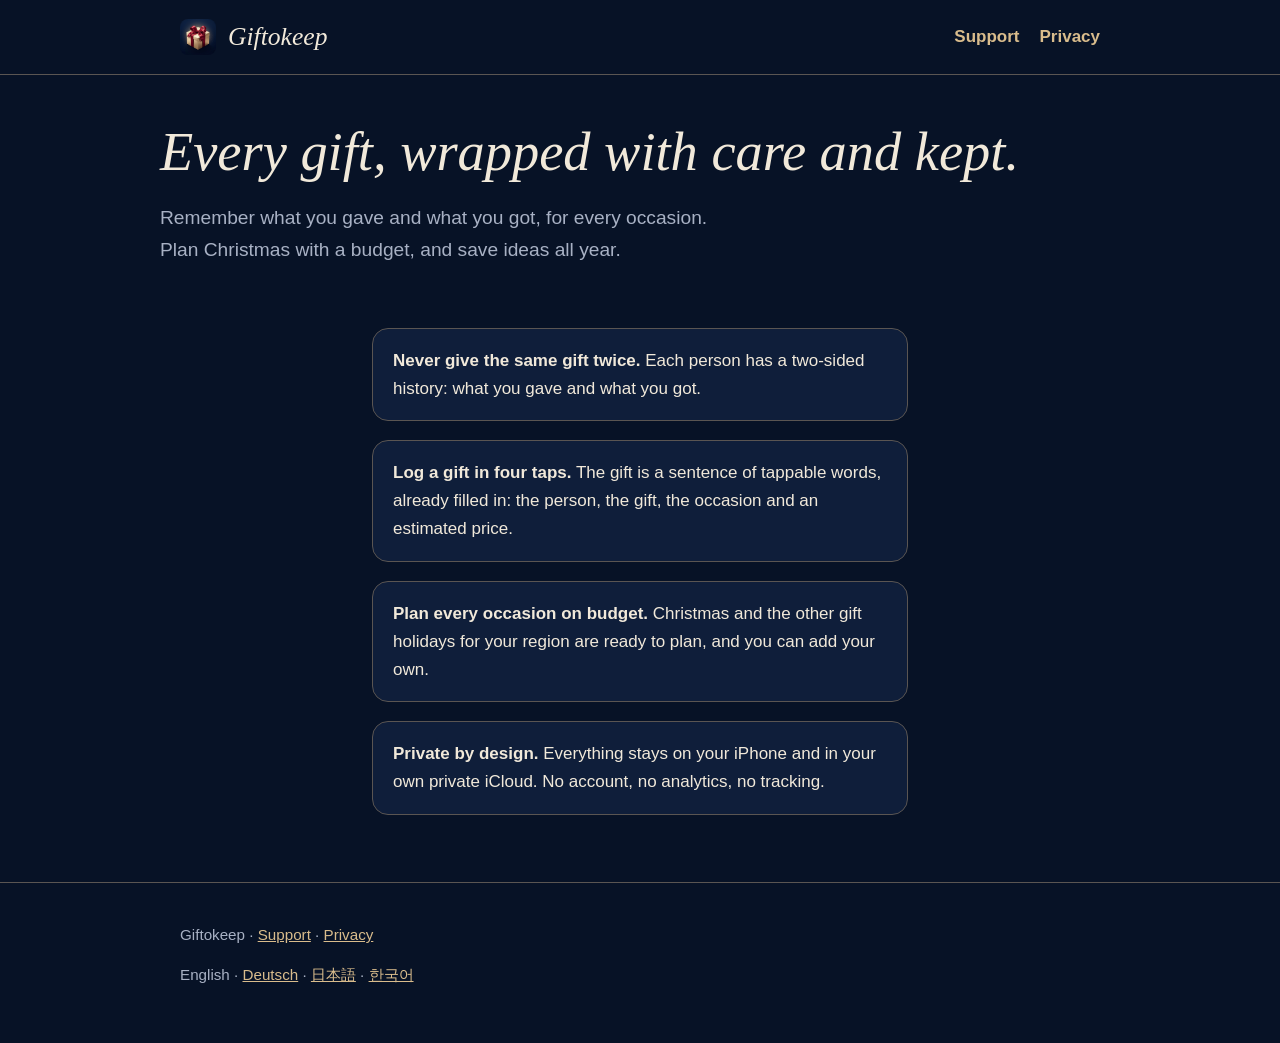
<file: docs/index.html>
<!doctype html>
<html lang="en">
<head>
<meta charset="utf-8">
<meta name="viewport" content="width=device-width, initial-scale=1">
<title>Giftokeep — gift planner &amp; list</title>
<meta name="description" content="Remember what you gave and what you got, for every occasion. Plan Christmas with a budget, and save ideas all year.">
<link rel="stylesheet" href="style.css">
<link rel="alternate" hreflang="de" href="de/">
<link rel="alternate" hreflang="ja" href="ja/">
<link rel="alternate" hreflang="ko" href="ko/">
</head>
<body>
<header>
  <div class="wrap">
    <img src="img/icon.png" alt="">
    <span class="wordmark">Giftokeep</span>
    <nav><a href="support/">Support</a><a href="privacy/">Privacy</a></nav>
  </div>
</header>
<main>
  <div class="wrap hero">
    <h1>Every gift, wrapped with care and kept.</h1>
    <p class="lede">Remember what you gave and what you got, for every occasion. Plan Christmas with a budget, and save ideas all year.</p>
  </div>
  <section>
    <div class="wrap prose">
      <div class="card"><strong>Never give the same gift twice.</strong> Each person has a two-sided history: what you gave and what you got.</div>
      <div class="card"><strong>Log a gift in four taps.</strong> The gift is a sentence of tappable words, already filled in: the person, the gift, the occasion and an estimated price.</div>
      <div class="card"><strong>Plan every occasion on budget.</strong> Christmas and the other gift holidays for your region are ready to plan, and you can add your own.</div>
      <div class="card"><strong>Private by design.</strong> Everything stays on your iPhone and in your own private iCloud. No account, no analytics, no tracking.</div>
    </div>
  </section>
</main>
<footer>
  <div class="wrap">
    <p>Giftokeep · <a href="support/">Support</a> · <a href="privacy/">Privacy</a></p>
    <p>English · <a href="de/" hreflang="de">Deutsch</a> · <a href="ja/" hreflang="ja">日本語</a> · <a href="ko/" hreflang="ko">한국어</a></p>
  </div>
</footer>
</body>
</html>
</file>
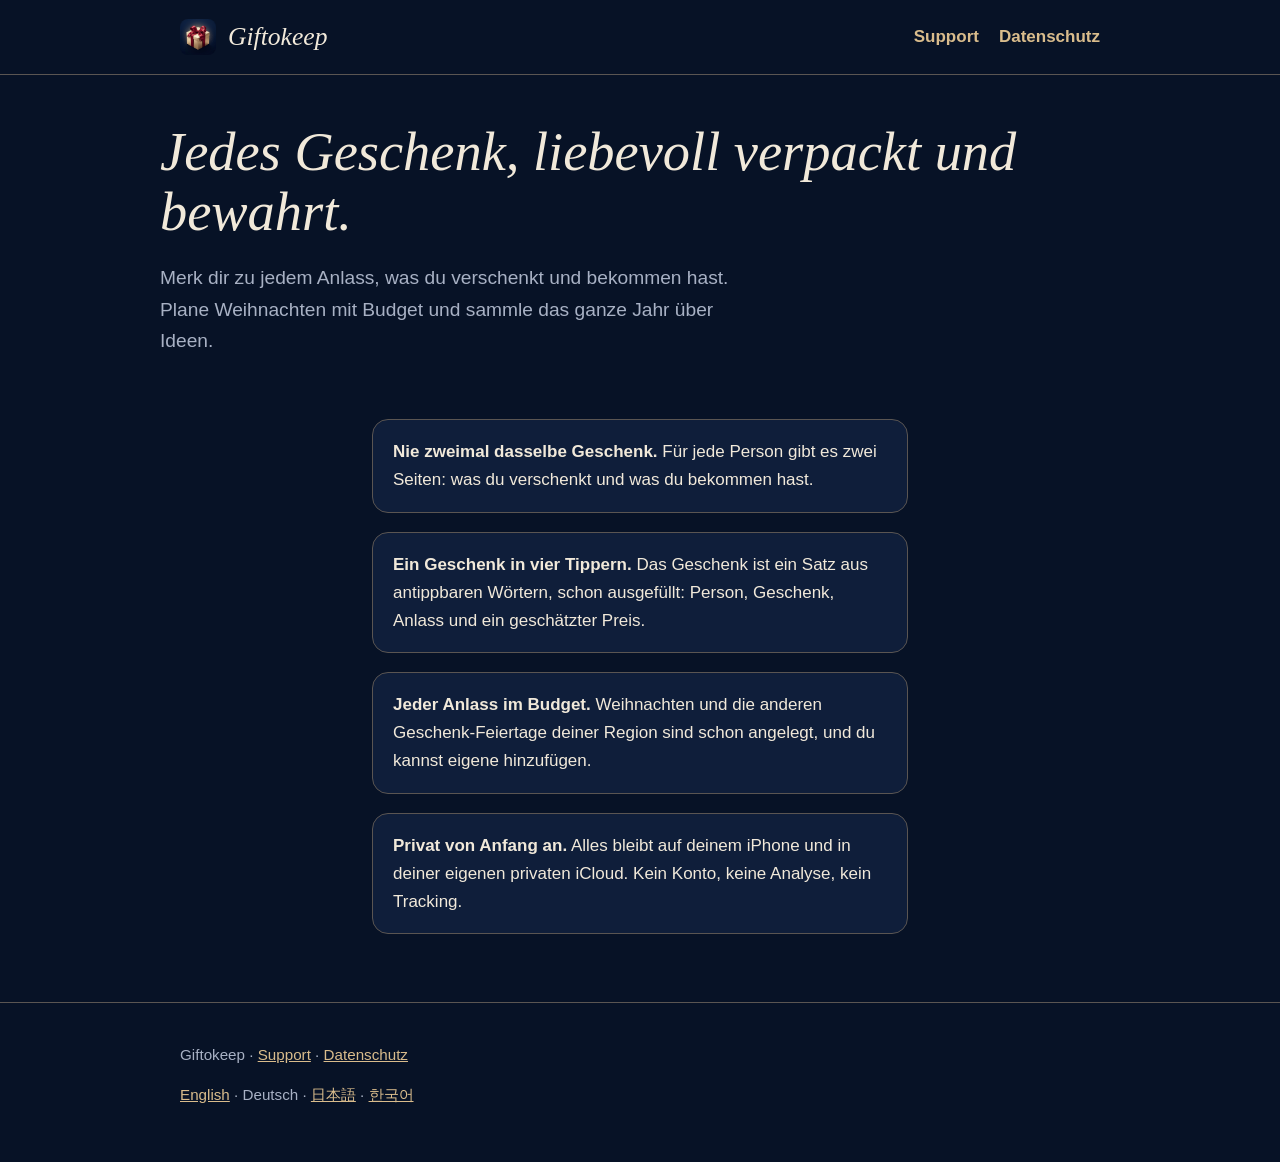
<file: docs/de/index.html>
<!doctype html>
<html lang="de">
<head>
<meta charset="utf-8">
<meta name="viewport" content="width=device-width, initial-scale=1">
<title>Giftokeep — Geschenke-Planer</title>
<meta name="description" content="Merk dir zu jedem Anlass, was du verschenkt und bekommen hast. Plane Weihnachten mit Budget und sammle das ganze Jahr über Ideen.">
<link rel="stylesheet" href="../style.css">
<link rel="alternate" hreflang="en" href="../">
<link rel="alternate" hreflang="ja" href="../ja/">
<link rel="alternate" hreflang="ko" href="../ko/">
</head>
<body>
<header>
  <div class="wrap">
    <img src="../img/icon.png" alt="">
    <span class="wordmark">Giftokeep</span>
    <nav><a href="support/">Support</a><a href="privacy/">Datenschutz</a></nav>
  </div>
</header>
<main>
  <div class="wrap hero">
    <h1>Jedes Geschenk, liebevoll verpackt und bewahrt.</h1>
    <p class="lede">Merk dir zu jedem Anlass, was du verschenkt und bekommen hast. Plane Weihnachten mit Budget und sammle das ganze Jahr über Ideen.</p>
  </div>
  <section>
    <div class="wrap prose">
      <div class="card"><strong>Nie zweimal dasselbe Geschenk.</strong> Für jede Person gibt es zwei Seiten: was du verschenkt und was du bekommen hast.</div>
      <div class="card"><strong>Ein Geschenk in vier Tippern.</strong> Das Geschenk ist ein Satz aus antippbaren Wörtern, schon ausgefüllt: Person, Geschenk, Anlass und ein geschätzter Preis.</div>
      <div class="card"><strong>Jeder Anlass im Budget.</strong> Weihnachten und die anderen Geschenk-Feiertage deiner Region sind schon angelegt, und du kannst eigene hinzufügen.</div>
      <div class="card"><strong>Privat von Anfang an.</strong> Alles bleibt auf deinem iPhone und in deiner eigenen privaten iCloud. Kein Konto, keine Analyse, kein Tracking.</div>
    </div>
  </section>
</main>
<footer>
  <div class="wrap">
    <p>Giftokeep · <a href="support/">Support</a> · <a href="privacy/">Datenschutz</a></p>
    <p><a href="../" hreflang="en">English</a> · Deutsch · <a href="../ja/" hreflang="ja">日本語</a> · <a href="../ko/" hreflang="ko">한국어</a></p>
  </div>
</footer>
</body>
</html>
</file>
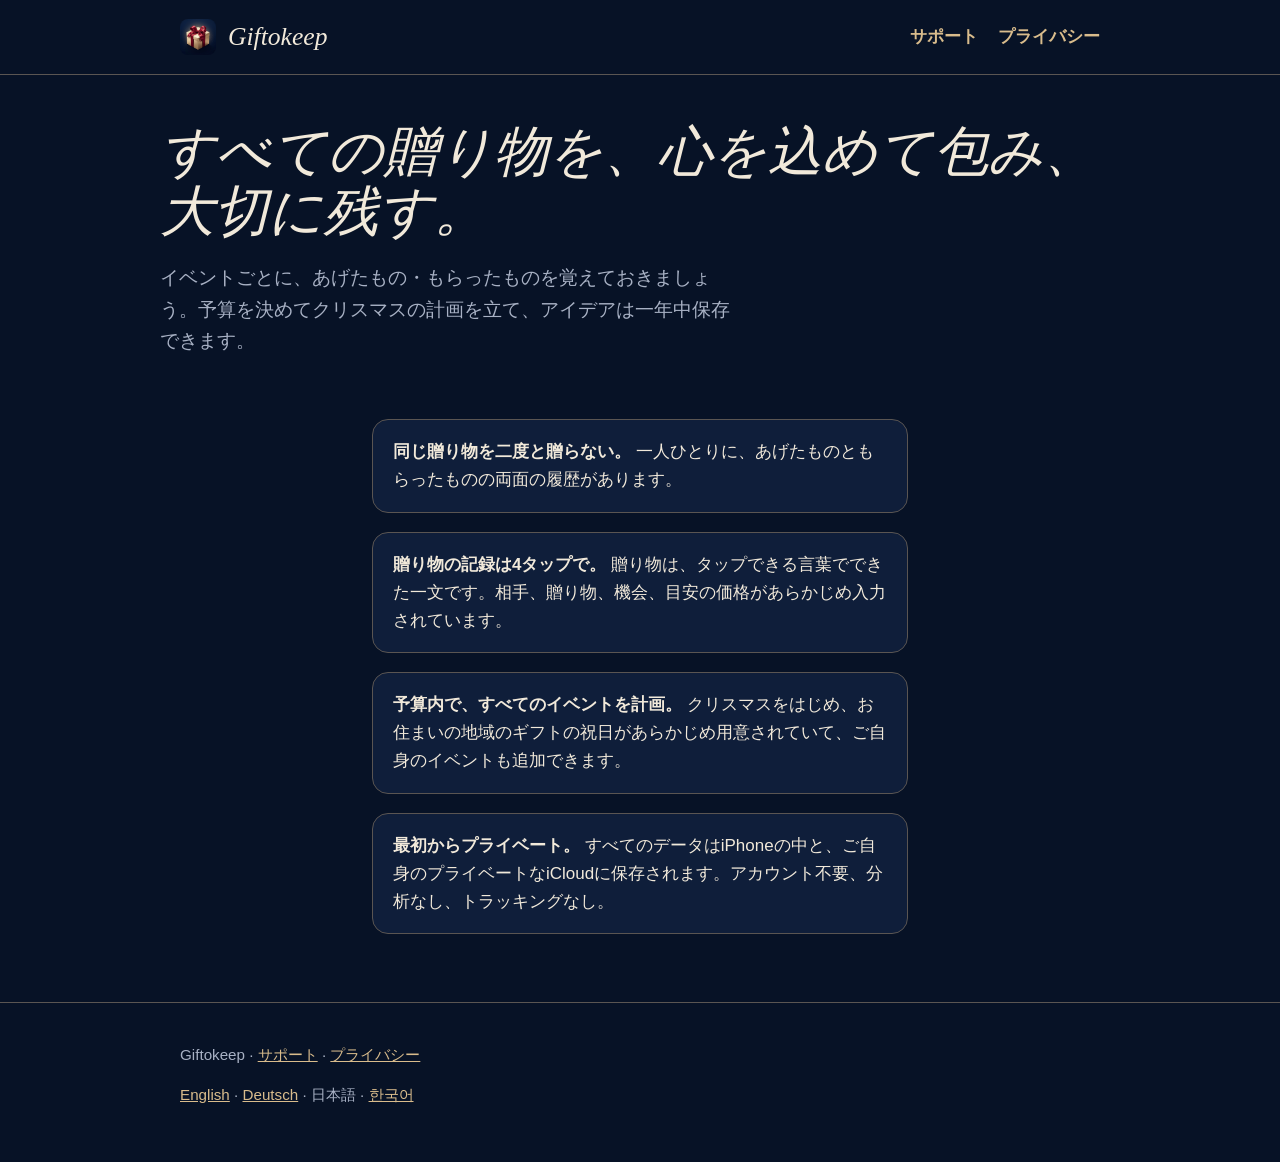
<file: docs/ja/index.html>
<!doctype html>
<html lang="ja">
<head>
<meta charset="utf-8">
<meta name="viewport" content="width=device-width, initial-scale=1">
<title>Giftokeep — ギフトプランナー＆リスト</title>
<meta name="description" content="イベントごとに、あげたもの・もらったものを覚えておきましょう。予算を決めてクリスマスの計画を立て、アイデアは一年中保存できます。">
<link rel="stylesheet" href="../style.css">
<link rel="alternate" hreflang="en" href="../">
<link rel="alternate" hreflang="de" href="../de/">
<link rel="alternate" hreflang="ko" href="../ko/">
</head>
<body>
<header>
  <div class="wrap">
    <img src="../img/icon.png" alt="">
    <span class="wordmark">Giftokeep</span>
    <nav><a href="support/">サポート</a><a href="privacy/">プライバシー</a></nav>
  </div>
</header>
<main>
  <div class="wrap hero">
    <h1>すべての贈り物を、心を込めて包み、大切に残す。</h1>
    <p class="lede">イベントごとに、あげたもの・もらったものを覚えておきましょう。予算を決めてクリスマスの計画を立て、アイデアは一年中保存できます。</p>
  </div>
  <section>
    <div class="wrap prose">
      <div class="card"><strong>同じ贈り物を二度と贈らない。</strong> 一人ひとりに、あげたものともらったものの両面の履歴があります。</div>
      <div class="card"><strong>贈り物の記録は4タップで。</strong> 贈り物は、タップできる言葉でできた一文です。相手、贈り物、機会、目安の価格があらかじめ入力されています。</div>
      <div class="card"><strong>予算内で、すべてのイベントを計画。</strong> クリスマスをはじめ、お住まいの地域のギフトの祝日があらかじめ用意されていて、ご自身のイベントも追加できます。</div>
      <div class="card"><strong>最初からプライベート。</strong> すべてのデータはiPhoneの中と、ご自身のプライベートなiCloudに保存されます。アカウント不要、分析なし、トラッキングなし。</div>
    </div>
  </section>
</main>
<footer>
  <div class="wrap">
    <p>Giftokeep · <a href="support/">サポート</a> · <a href="privacy/">プライバシー</a></p>
    <p><a href="../" hreflang="en">English</a> · <a href="../de/" hreflang="de">Deutsch</a> · 日本語 · <a href="../ko/" hreflang="ko">한국어</a></p>
  </div>
</footer>
</body>
</html>
</file>
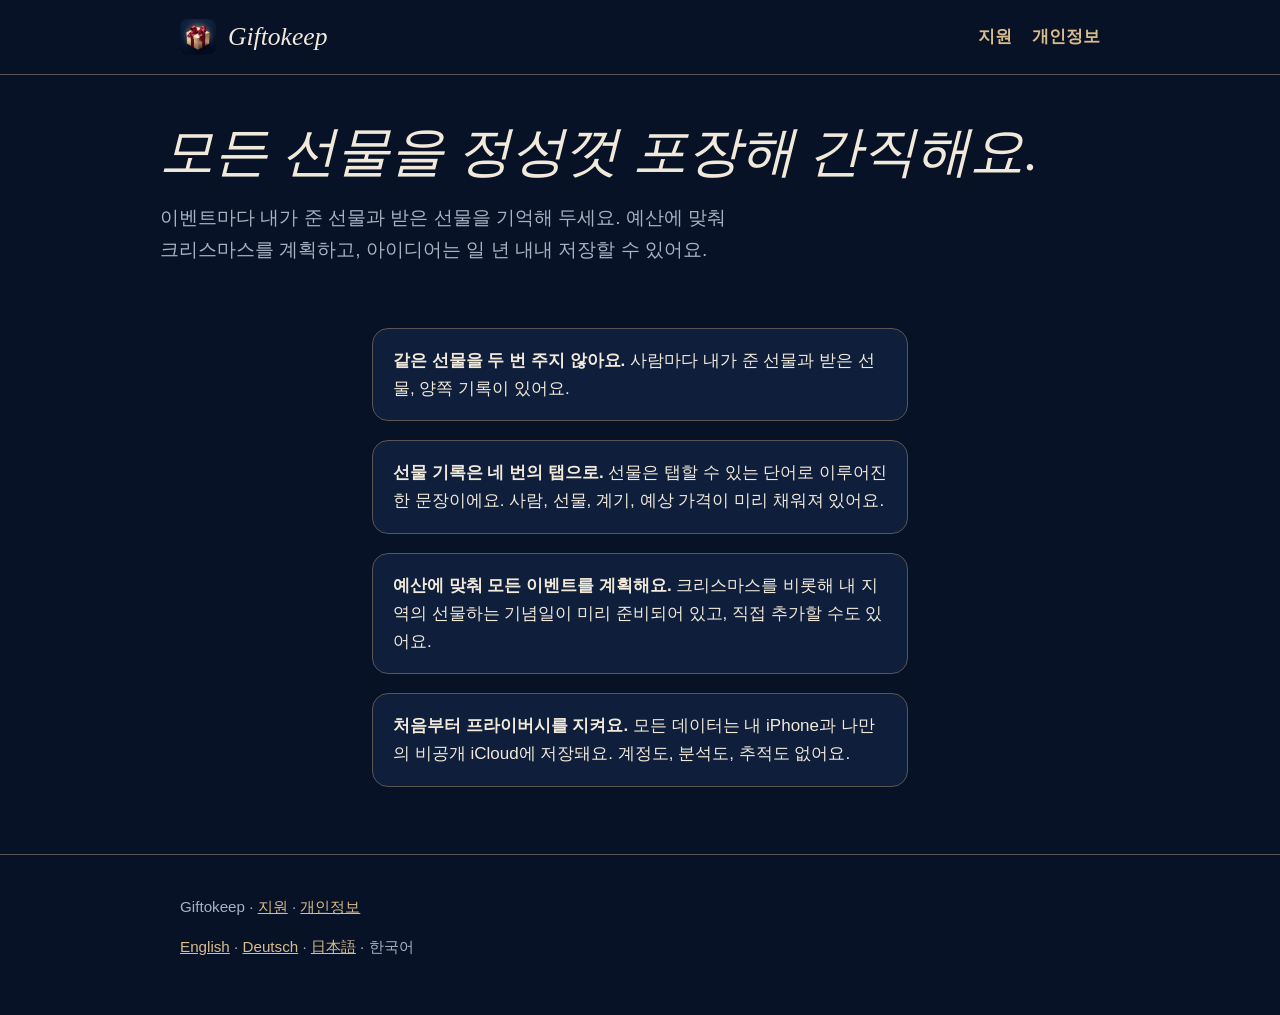
<file: docs/ko/index.html>
<!doctype html>
<html lang="ko">
<head>
<meta charset="utf-8">
<meta name="viewport" content="width=device-width, initial-scale=1">
<title>Giftokeep — 선물 플래너 &amp; 리스트</title>
<meta name="description" content="이벤트마다 내가 준 선물과 받은 선물을 기억해 두세요. 예산에 맞춰 크리스마스를 계획하고, 아이디어는 일 년 내내 저장할 수 있어요.">
<link rel="stylesheet" href="../style.css">
<link rel="alternate" hreflang="en" href="../">
<link rel="alternate" hreflang="de" href="../de/">
<link rel="alternate" hreflang="ja" href="../ja/">
</head>
<body>
<header>
  <div class="wrap">
    <img src="../img/icon.png" alt="">
    <span class="wordmark">Giftokeep</span>
    <nav><a href="support/">지원</a><a href="privacy/">개인정보</a></nav>
  </div>
</header>
<main>
  <div class="wrap hero">
    <h1>모든 선물을 정성껏 포장해 간직해요.</h1>
    <p class="lede">이벤트마다 내가 준 선물과 받은 선물을 기억해 두세요. 예산에 맞춰 크리스마스를 계획하고, 아이디어는 일 년 내내 저장할 수 있어요.</p>
  </div>
  <section>
    <div class="wrap prose">
      <div class="card"><strong>같은 선물을 두 번 주지 않아요.</strong> 사람마다 내가 준 선물과 받은 선물, 양쪽 기록이 있어요.</div>
      <div class="card"><strong>선물 기록은 네 번의 탭으로.</strong> 선물은 탭할 수 있는 단어로 이루어진 한 문장이에요. 사람, 선물, 계기, 예상 가격이 미리 채워져 있어요.</div>
      <div class="card"><strong>예산에 맞춰 모든 이벤트를 계획해요.</strong> 크리스마스를 비롯해 내 지역의 선물하는 기념일이 미리 준비되어 있고, 직접 추가할 수도 있어요.</div>
      <div class="card"><strong>처음부터 프라이버시를 지켜요.</strong> 모든 데이터는 내 iPhone과 나만의 비공개 iCloud에 저장돼요. 계정도, 분석도, 추적도 없어요.</div>
    </div>
  </section>
</main>
<footer>
  <div class="wrap">
    <p>Giftokeep · <a href="support/">지원</a> · <a href="privacy/">개인정보</a></p>
    <p><a href="../" hreflang="en">English</a> · <a href="../de/" hreflang="de">Deutsch</a> · <a href="../ja/" hreflang="ja">日本語</a> · 한국어</p>
  </div>
</footer>
</body>
</html>
</file>
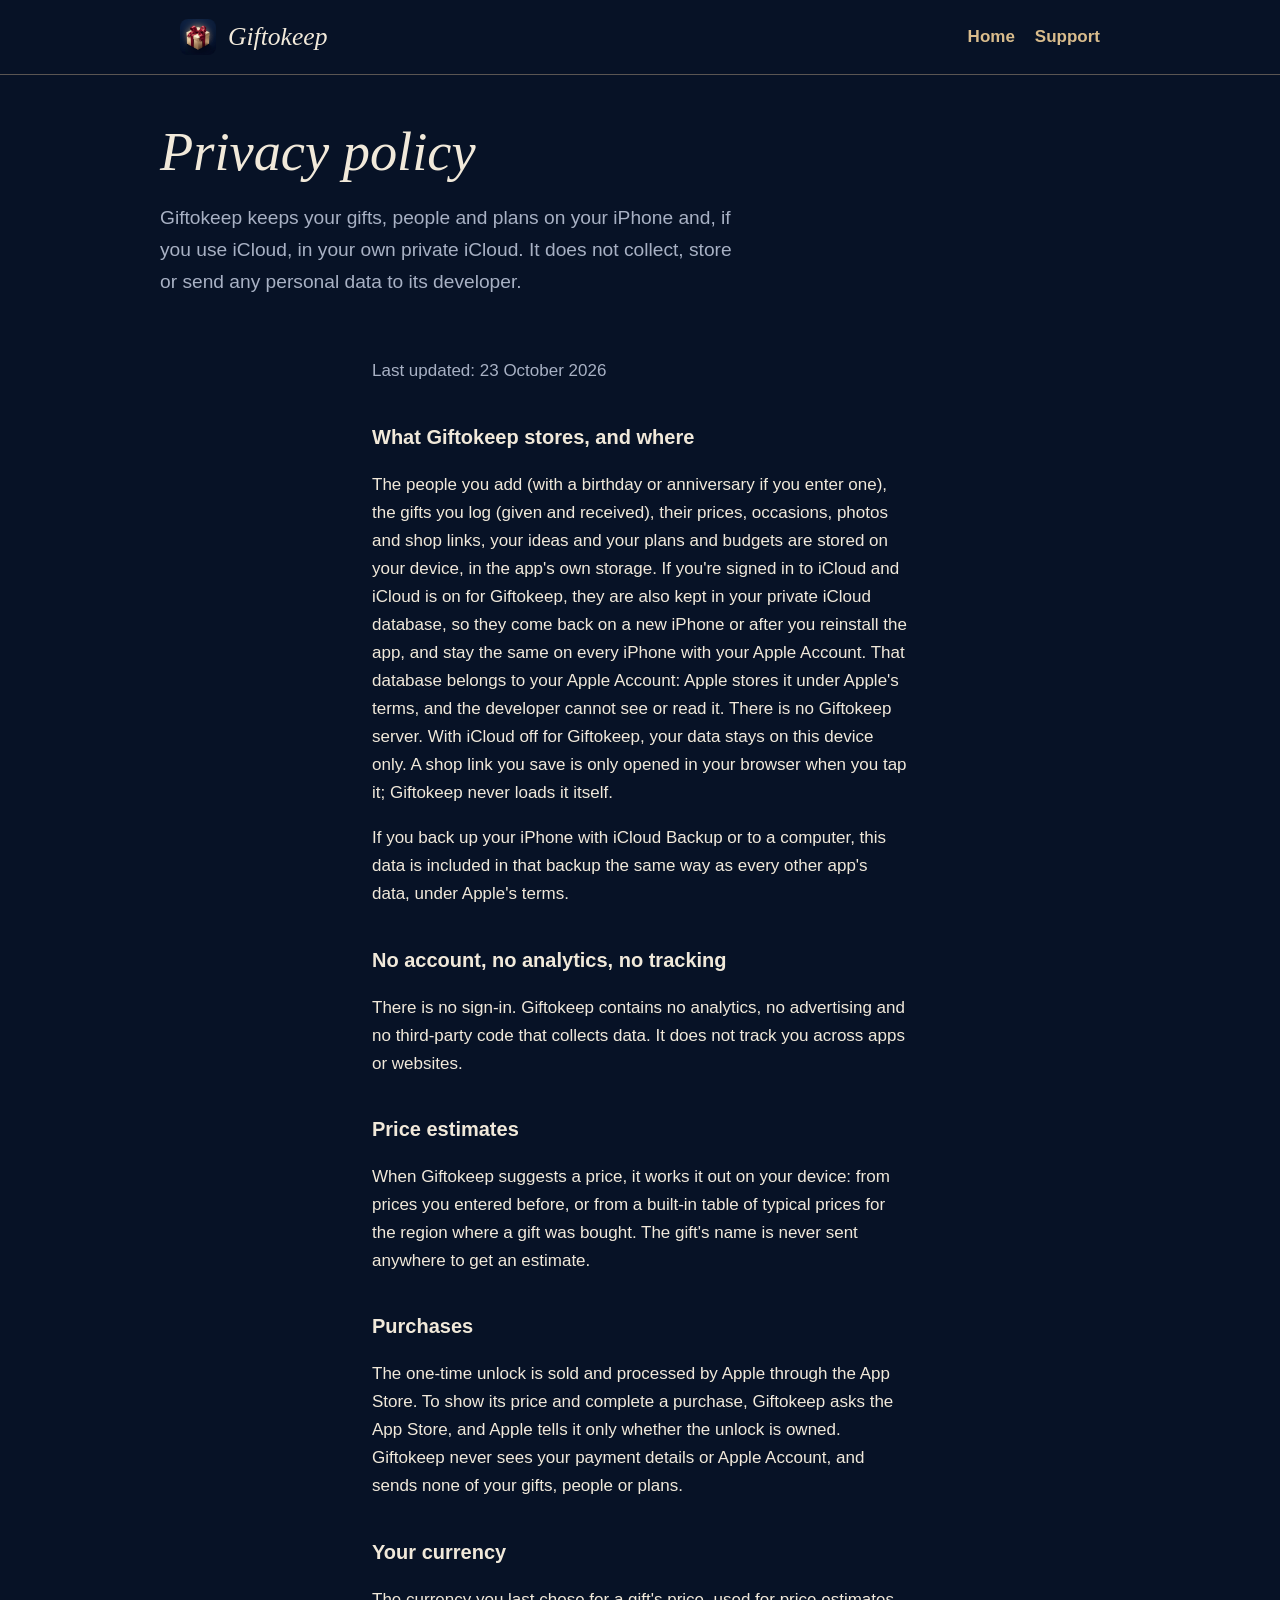
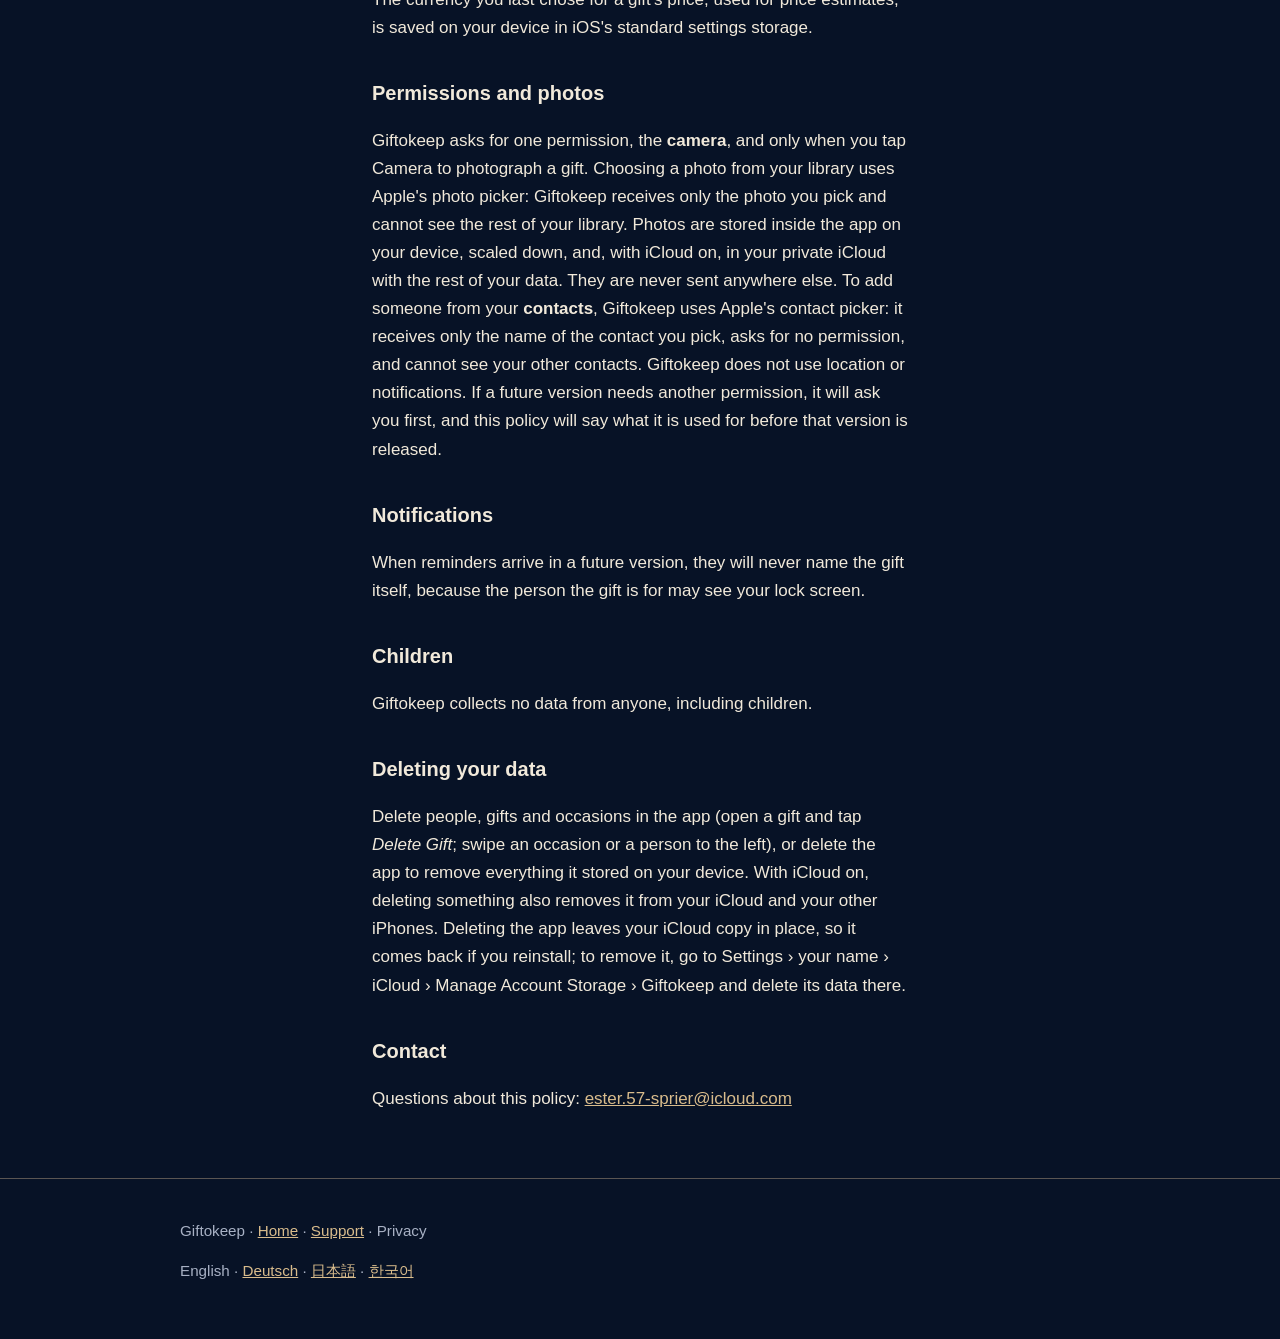
<file: docs/privacy/index.html>
<!doctype html>
<html lang="en">
<head>
<meta charset="utf-8">
<meta name="viewport" content="width=device-width, initial-scale=1">
<title>Giftokeep — privacy policy</title>
<meta name="description" content="Giftokeep's privacy policy: your gifts, people and plans stay on your device and, if you use iCloud, in your own private iCloud. No account, no analytics, no tracking.">
<link rel="stylesheet" href="../style.css">
<link rel="alternate" hreflang="de" href="../de/privacy/">
<link rel="alternate" hreflang="ja" href="../ja/privacy/">
<link rel="alternate" hreflang="ko" href="../ko/privacy/">
</head>
<body>
<header>
  <div class="wrap">
    <img src="../img/icon.png" alt="">
    <a class="wordmark" href="../">Giftokeep</a>
    <nav><a href="../">Home</a><a href="../support/">Support</a></nav>
  </div>
</header>
<main>
  <div class="wrap hero">
    <h1>Privacy policy</h1>
    <p class="lede">Giftokeep keeps your gifts, people and plans on your iPhone and, if you use iCloud, in your own private iCloud. It does not collect, store or send any personal data to its developer.</p>
  </div>
  <section>
    <div class="wrap prose">
      <p class="muted">Last updated: 23 October 2026</p>

      <h2>What Giftokeep stores, and where</h2>
      <p>The people you add (with a birthday or anniversary if you enter one), the gifts you log (given and received), their prices, occasions, photos and shop links, your ideas and your plans and budgets are stored on your device, in the app's own storage. If you're signed in to iCloud and iCloud is on for Giftokeep, they are also kept in your private iCloud database, so they come back on a new iPhone or after you reinstall the app, and stay the same on every iPhone with your Apple Account. That database belongs to your Apple Account: Apple stores it under Apple's terms, and the developer cannot see or read it. There is no Giftokeep server. With iCloud off for Giftokeep, your data stays on this device only. A shop link you save is only opened in your browser when you tap it; Giftokeep never loads it itself.</p>
      <p>If you back up your iPhone with iCloud Backup or to a computer, this data is included in that backup the same way as every other app's data, under Apple's terms.</p>

      <h2>No account, no analytics, no tracking</h2>
      <p>There is no sign-in. Giftokeep contains no analytics, no advertising and no third-party code that collects data. It does not track you across apps or websites.</p>

      <h2>Price estimates</h2>
      <p>When Giftokeep suggests a price, it works it out on your device: from prices you entered before, or from a built-in table of typical prices for the region where a gift was bought. The gift's name is never sent anywhere to get an estimate.</p>

      <h2>Purchases</h2>
      <p>The one-time unlock is sold and processed by Apple through the App Store. To show its price and complete a purchase, Giftokeep asks the App Store, and Apple tells it only whether the unlock is owned. Giftokeep never sees your payment details or Apple Account, and sends none of your gifts, people or plans.</p>

      <h2>Your currency</h2>
      <p>The currency you last chose for a gift's price, used for price estimates, is saved on your device in iOS's standard settings storage.</p>

      <h2>Permissions and photos</h2>
      <p>Giftokeep asks for one permission, the <strong>camera</strong>, and only when you tap Camera to photograph a gift. Choosing a photo from your library uses Apple's photo picker: Giftokeep receives only the photo you pick and cannot see the rest of your library. Photos are stored inside the app on your device, scaled down, and, with iCloud on, in your private iCloud with the rest of your data. They are never sent anywhere else. To add someone from your <strong>contacts</strong>, Giftokeep uses Apple's contact picker: it receives only the name of the contact you pick, asks for no permission, and cannot see your other contacts. Giftokeep does not use location or notifications. If a future version needs another permission, it will ask you first, and this policy will say what it is used for before that version is released.</p>

      <h2>Notifications</h2>
      <p>When reminders arrive in a future version, they will never name the gift itself, because the person the gift is for may see your lock screen.</p>

      <h2>Children</h2>
      <p>Giftokeep collects no data from anyone, including children.</p>

      <h2>Deleting your data</h2>
      <p>Delete people, gifts and occasions in the app (open a gift and tap <em>Delete Gift</em>; swipe an occasion or a person to the left), or delete the app to remove everything it stored on your device. With iCloud on, deleting something also removes it from your iCloud and your other iPhones. Deleting the app leaves your iCloud copy in place, so it comes back if you reinstall; to remove it, go to Settings › your name › iCloud › Manage Account Storage › Giftokeep and delete its data there.</p>

      <h2>Contact</h2>
      <p>Questions about this policy: <a href="mailto:ester.57-sprier@icloud.com">ester.57-sprier@icloud.com</a></p>
    </div>
  </section>
</main>
<footer>
  <div class="wrap">
    <p>Giftokeep · <a href="../">Home</a> · <a href="../support/">Support</a> · Privacy</p>
    <p>English · <a href="../de/privacy/" hreflang="de">Deutsch</a> · <a href="../ja/privacy/" hreflang="ja">日本語</a> · <a href="../ko/privacy/" hreflang="ko">한국어</a></p>
  </div>
</footer>
</body>
</html>
</file>
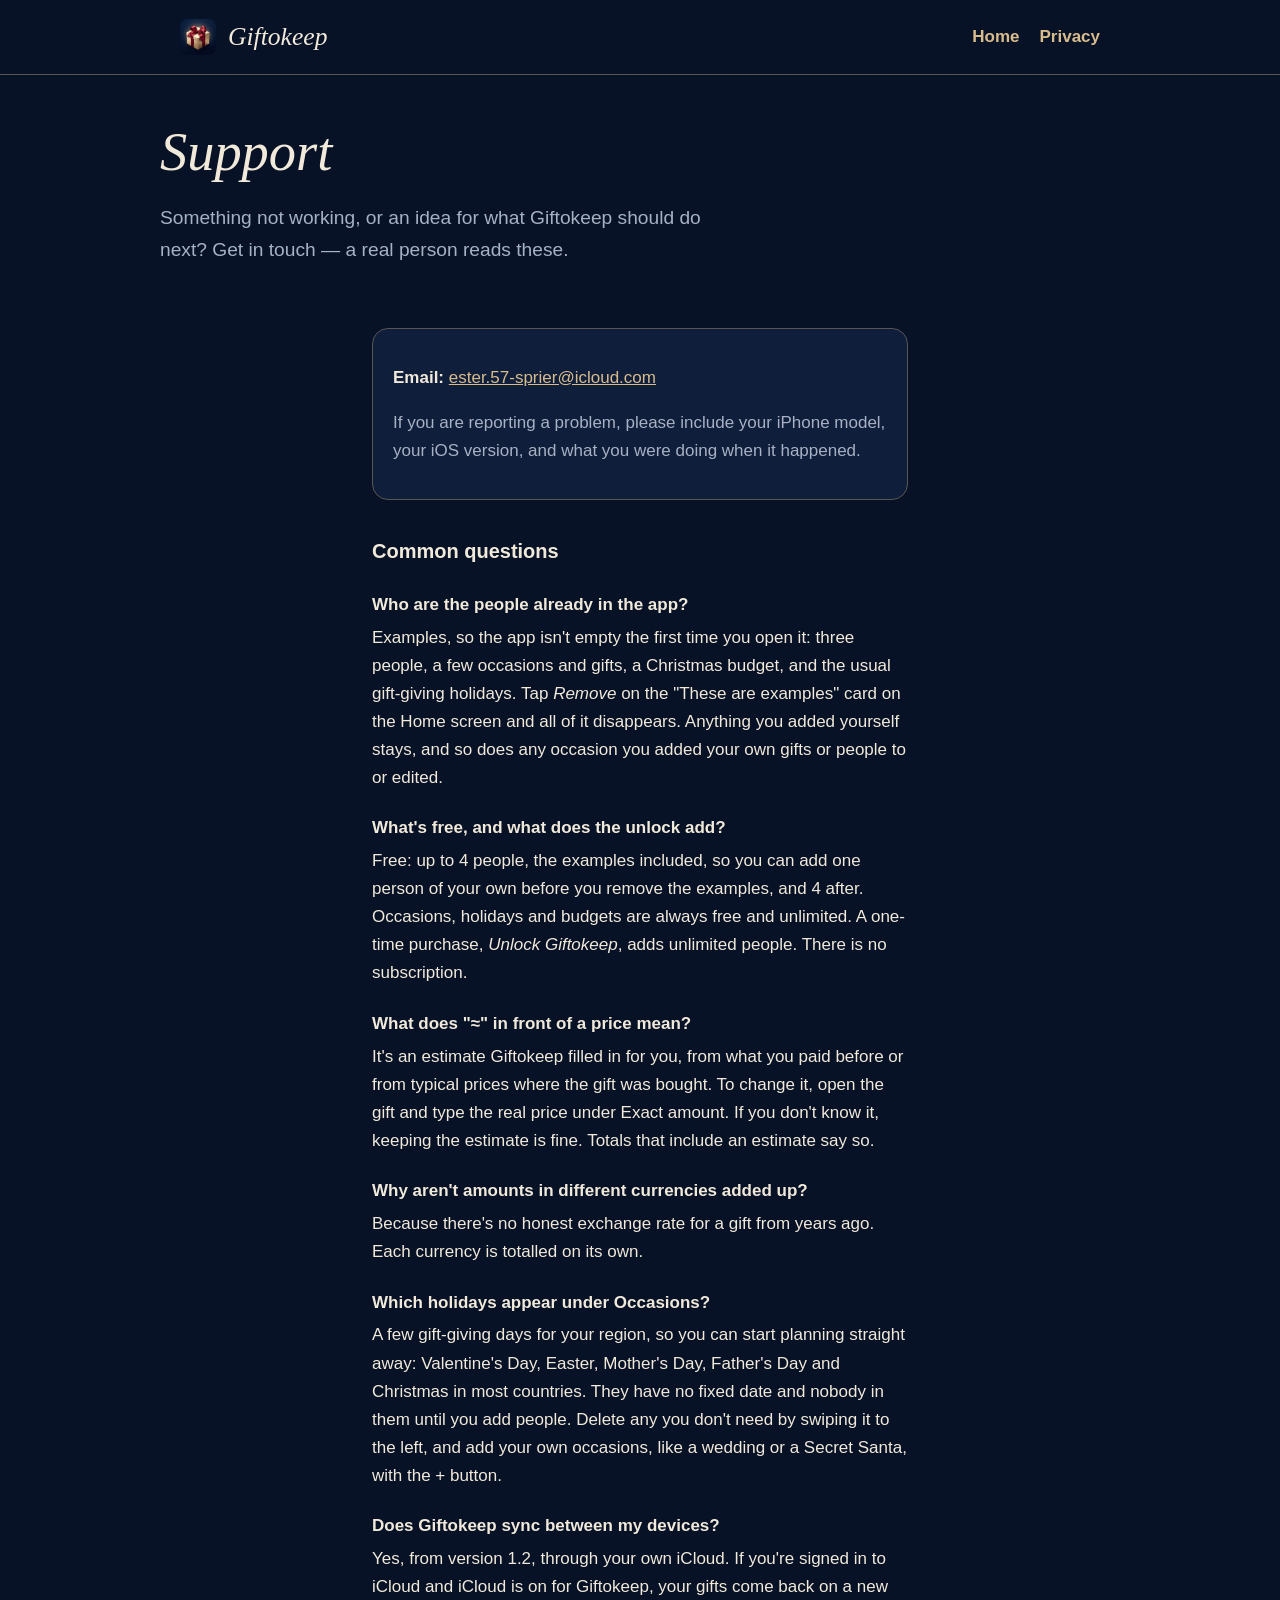
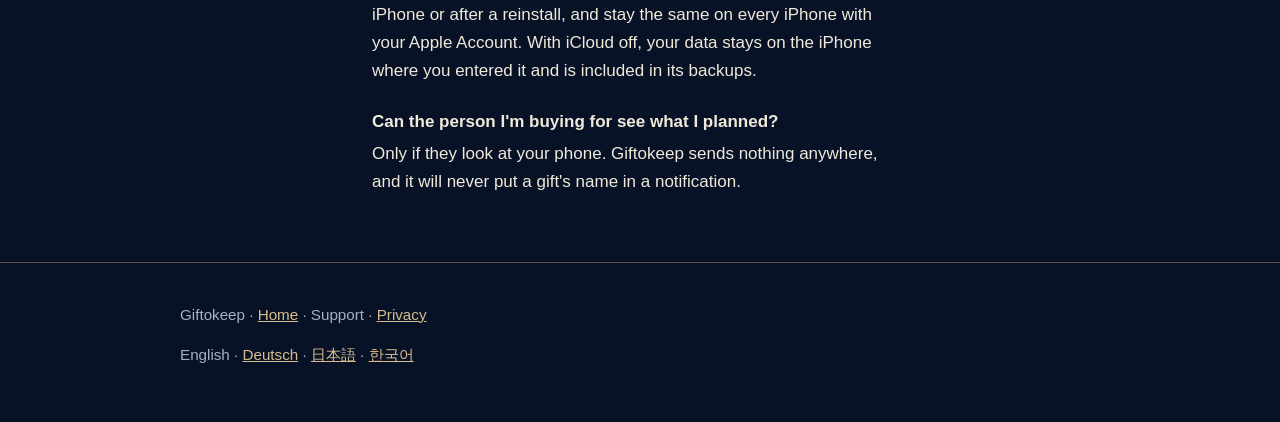
<file: docs/support/index.html>
<!doctype html>
<html lang="en">
<head>
<meta charset="utf-8">
<meta name="viewport" content="width=device-width, initial-scale=1">
<title>Giftokeep — support</title>
<meta name="description" content="Support for Giftokeep, the gift planner: contact and common questions.">
<link rel="stylesheet" href="../style.css">
<link rel="alternate" hreflang="de" href="../de/support/">
<link rel="alternate" hreflang="ja" href="../ja/support/">
<link rel="alternate" hreflang="ko" href="../ko/support/">
</head>
<body>
<header>
  <div class="wrap">
    <img src="../img/icon.png" alt="">
    <a class="wordmark" href="../">Giftokeep</a>
    <nav><a href="../">Home</a><a href="../privacy/">Privacy</a></nav>
  </div>
</header>
<main>
  <div class="wrap hero">
    <h1>Support</h1>
    <p class="lede">Something not working, or an idea for what Giftokeep should do next? Get in touch — a real person reads these.</p>
  </div>
  <section>
    <div class="wrap prose">
      <div class="card">
        <p><strong>Email:</strong> <a href="mailto:ester.57-sprier@icloud.com">ester.57-sprier@icloud.com</a></p>
        <p class="muted">If you are reporting a problem, please include your iPhone model, your iOS version, and what you were doing when it happened.</p>
      </div>

      <h2>Common questions</h2>
      <dl>
        <dt>Who are the people already in the app?</dt>
        <dd>Examples, so the app isn't empty the first time you open it: three people, a few occasions and gifts, a Christmas budget, and the usual gift-giving holidays. Tap <em>Remove</em> on the "These are examples" card on the Home screen and all of it disappears. Anything you added yourself stays, and so does any occasion you added your own gifts or people to or edited.</dd>

        <dt>What's free, and what does the unlock add?</dt>
        <dd>Free: up to 4 people, the examples included, so you can add one person of your own before you remove the examples, and 4 after. Occasions, holidays and budgets are always free and unlimited. A one-time purchase, <em>Unlock Giftokeep</em>, adds unlimited people. There is no subscription.</dd>

        <dt>What does "≈" in front of a price mean?</dt>
        <dd>It's an estimate Giftokeep filled in for you, from what you paid before or from typical prices where the gift was bought. To change it, open the gift and type the real price under Exact amount. If you don't know it, keeping the estimate is fine. Totals that include an estimate say so.</dd>

        <dt>Why aren't amounts in different currencies added up?</dt>
        <dd>Because there's no honest exchange rate for a gift from years ago. Each currency is totalled on its own.</dd>

        <dt>Which holidays appear under Occasions?</dt>
        <dd>A few gift-giving days for your region, so you can start planning straight away: Valentine's Day, Easter, Mother's Day, Father's Day and Christmas in most countries. They have no fixed date and nobody in them until you add people. Delete any you don't need by swiping it to the left, and add your own occasions, like a wedding or a Secret Santa, with the + button.</dd>

        <dt>Does Giftokeep sync between my devices?</dt>
        <dd>Yes, from version 1.2, through your own iCloud. If you're signed in to iCloud and iCloud is on for Giftokeep, your gifts come back on a new iPhone or after a reinstall, and stay the same on every iPhone with your Apple Account. With iCloud off, your data stays on the iPhone where you entered it and is included in its backups.</dd>

        <dt>Can the person I'm buying for see what I planned?</dt>
        <dd>Only if they look at your phone. Giftokeep sends nothing anywhere, and it will never put a gift's name in a notification.</dd>
      </dl>
    </div>
  </section>
</main>
<footer>
  <div class="wrap">
    <p>Giftokeep · <a href="../">Home</a> · Support · <a href="../privacy/">Privacy</a></p>
    <p>English · <a href="../de/support/" hreflang="de">Deutsch</a> · <a href="../ja/support/" hreflang="ja">日本語</a> · <a href="../ko/support/" hreflang="ko">한국어</a></p>
  </div>
</footer>
</body>
</html>
</file>
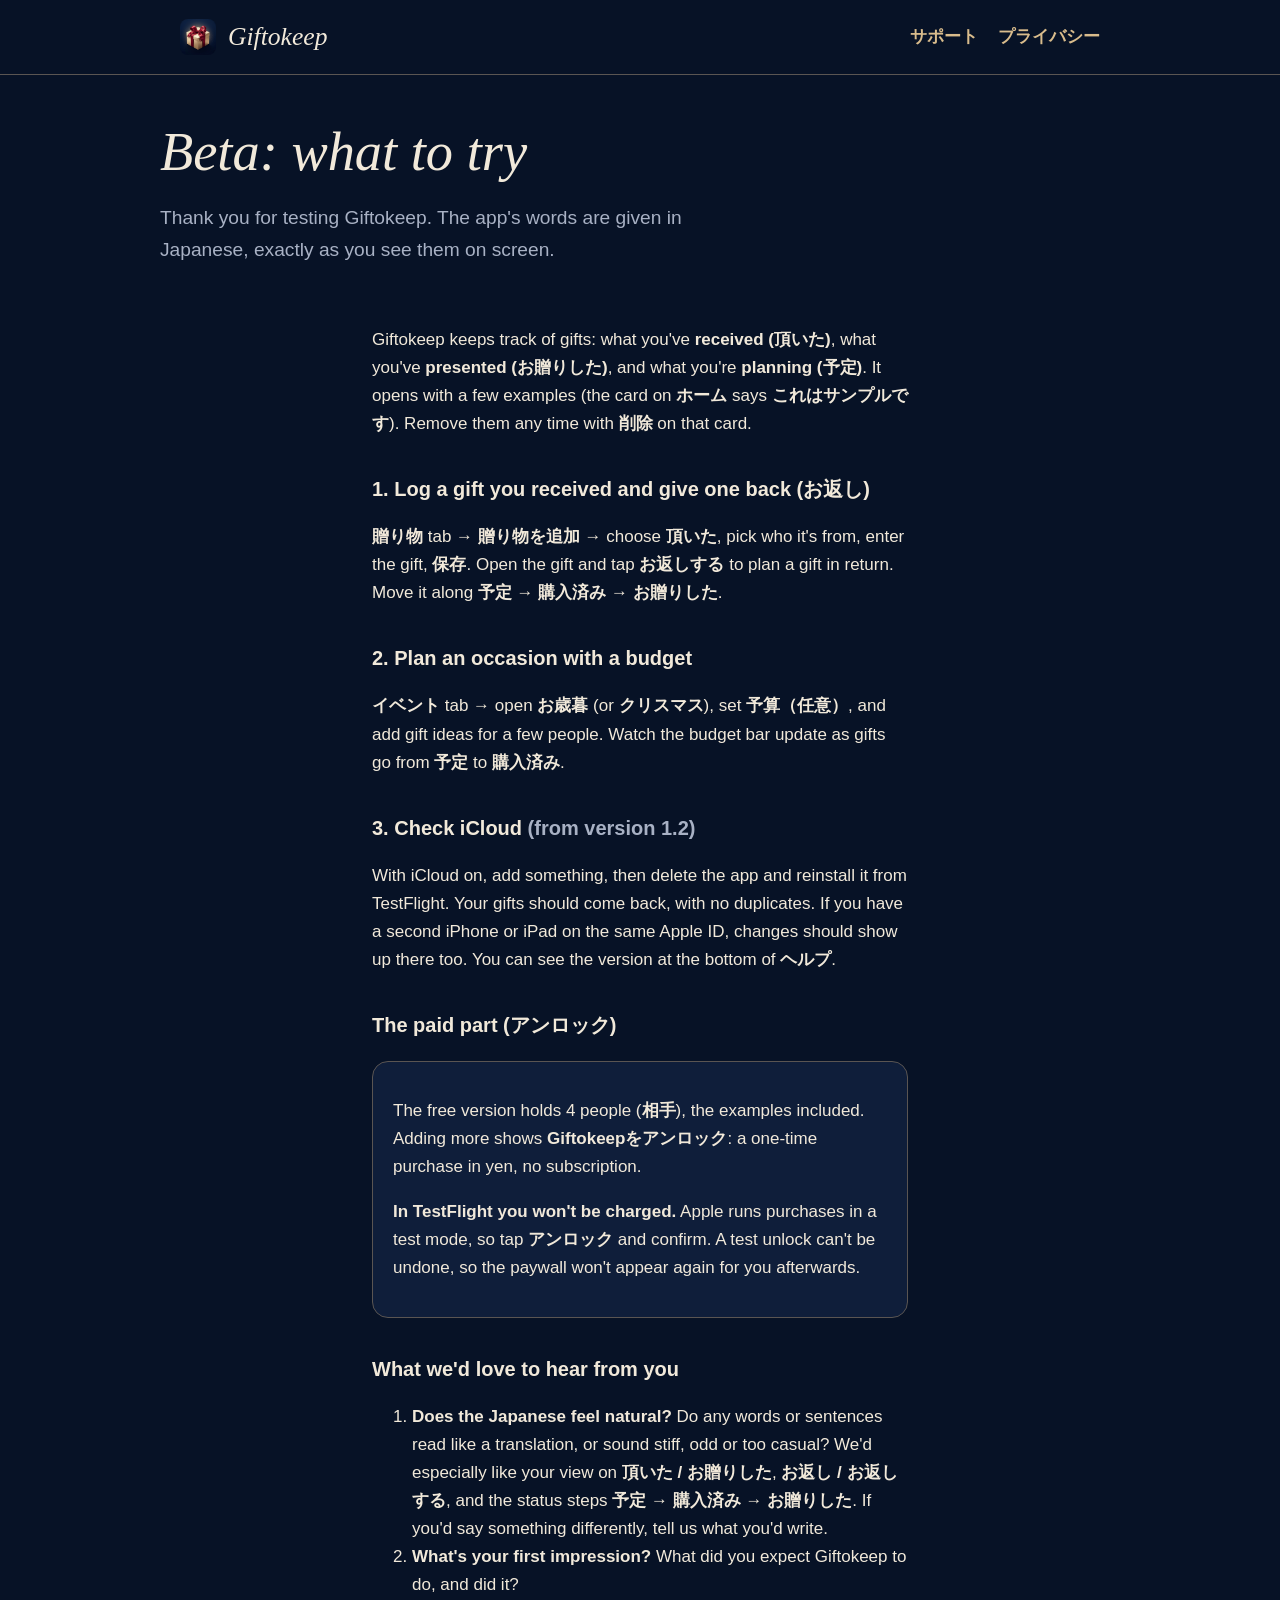
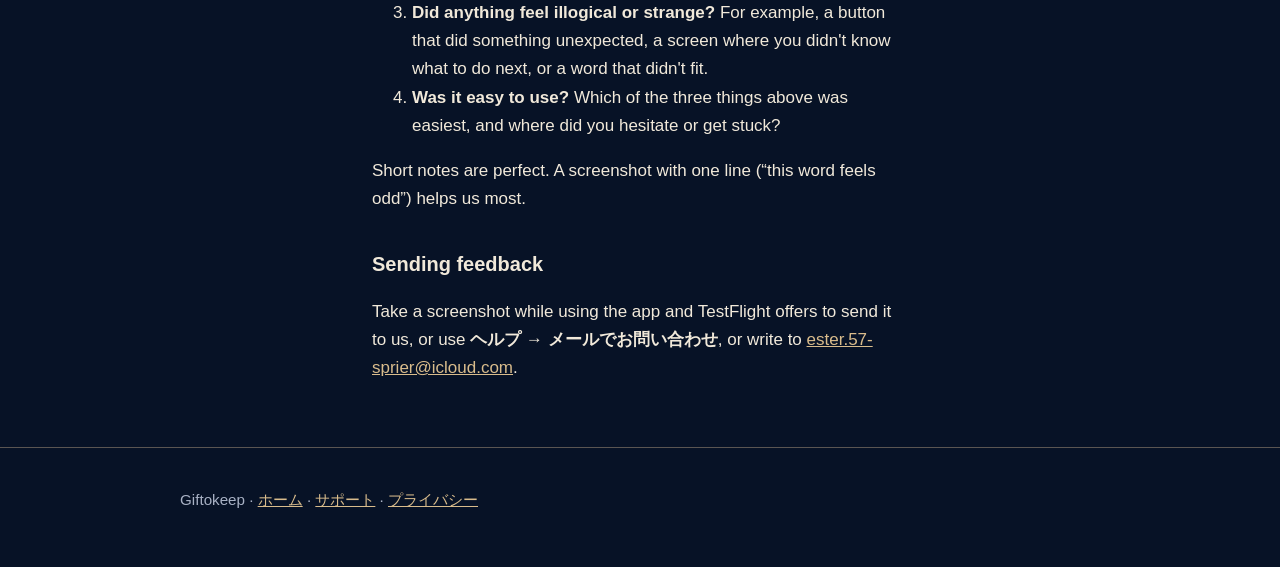
<file: docs/beta/ja/index.html>
<!doctype html>
<html lang="en">
<head>
<meta charset="utf-8">
<meta name="viewport" content="width=device-width, initial-scale=1">
<title>Giftokeep — beta: what to try</title>
<meta name="description" content="For beta testers in Japan: what's in Giftokeep, three things to try, and what we'd like to hear.">
<meta name="robots" content="noindex">
<link rel="stylesheet" href="../../style.css">
</head>
<body>
<header>
  <div class="wrap">
    <img src="../../img/icon.png" alt="">
    <a class="wordmark" href="../../">Giftokeep</a>
    <nav><a href="../../ja/support/">サポート</a><a href="../../ja/privacy/">プライバシー</a></nav>
  </div>
</header>
<main>
  <div class="wrap hero">
    <h1>Beta: what to try</h1>
    <p class="lede">Thank you for testing Giftokeep. The app's words are given in Japanese, exactly as you see them on screen.</p>
  </div>
  <section>
    <div class="wrap prose">
      <p>Giftokeep keeps track of gifts: what you've <strong>received (頂いた)</strong>, what you've <strong>presented (お贈りした)</strong>, and what you're <strong>planning (予定)</strong>. It opens with a few examples (the card on <strong>ホーム</strong> says <strong>これはサンプルです</strong>). Remove them any time with <strong>削除</strong> on that card.</p>

      <h2>1. Log a gift you received and give one back (お返し)</h2>
      <p><strong>贈り物</strong> tab → <strong>贈り物を追加</strong> → choose <strong>頂いた</strong>, pick who it's from, enter the gift, <strong>保存</strong>. Open the gift and tap <strong>お返しする</strong> to plan a gift in return. Move it along <strong>予定 → 購入済み → お贈りした</strong>.</p>

      <h2>2. Plan an occasion with a budget</h2>
      <p><strong>イベント</strong> tab → open <strong>お歳暮</strong> (or <strong>クリスマス</strong>), set <strong>予算（任意）</strong>, and add gift ideas for a few people. Watch the budget bar update as gifts go from <strong>予定</strong> to <strong>購入済み</strong>.</p>

      <h2>3. Check iCloud <span class="muted">(from version 1.2)</span></h2>
      <p>With iCloud on, add something, then delete the app and reinstall it from TestFlight. Your gifts should come back, with no duplicates. If you have a second iPhone or iPad on the same Apple ID, changes should show up there too. You can see the version at the bottom of <strong>ヘルプ</strong>.</p>

      <h2>The paid part (アンロック)</h2>
      <div class="card">
        <p>The free version holds 4 people (<strong>相手</strong>), the examples included. Adding more shows <strong>Giftokeepをアンロック</strong>: a one-time purchase in yen, no subscription.</p>
        <p><strong>In TestFlight you won't be charged.</strong> Apple runs purchases in a test mode, so tap <strong>アンロック</strong> and confirm. A test unlock can't be undone, so the paywall won't appear again for you afterwards.</p>
      </div>

      <h2>What we'd love to hear from you</h2>
      <ol>
        <li><strong>Does the Japanese feel natural?</strong> Do any words or sentences read like a translation, or sound stiff, odd or too casual? We'd especially like your view on <strong>頂いた / お贈りした</strong>, <strong>お返し / お返しする</strong>, and the status steps <strong>予定 → 購入済み → お贈りした</strong>. If you'd say something differently, tell us what you'd write.</li>
        <li><strong>What's your first impression?</strong> What did you expect Giftokeep to do, and did it?</li>
        <li><strong>Did anything feel illogical or strange?</strong> For example, a button that did something unexpected, a screen where you didn't know what to do next, or a word that didn't fit.</li>
        <li><strong>Was it easy to use?</strong> Which of the three things above was easiest, and where did you hesitate or get stuck?</li>
      </ol>
      <p>Short notes are perfect. A screenshot with one line (“this word feels odd”) helps us most.</p>

      <h2>Sending feedback</h2>
      <p>Take a screenshot while using the app and TestFlight offers to send it to us, or use <strong>ヘルプ → メールでお問い合わせ</strong>, or write to <a href="mailto:ester.57-sprier@icloud.com">ester.57-sprier@icloud.com</a>.</p>
    </div>
  </section>
</main>
<footer>
  <div class="wrap">
    <p>Giftokeep · <a href="../../ja/">ホーム</a> · <a href="../../ja/support/">サポート</a> · <a href="../../ja/privacy/">プライバシー</a></p>
  </div>
</footer>
</body>
</html>
</file>
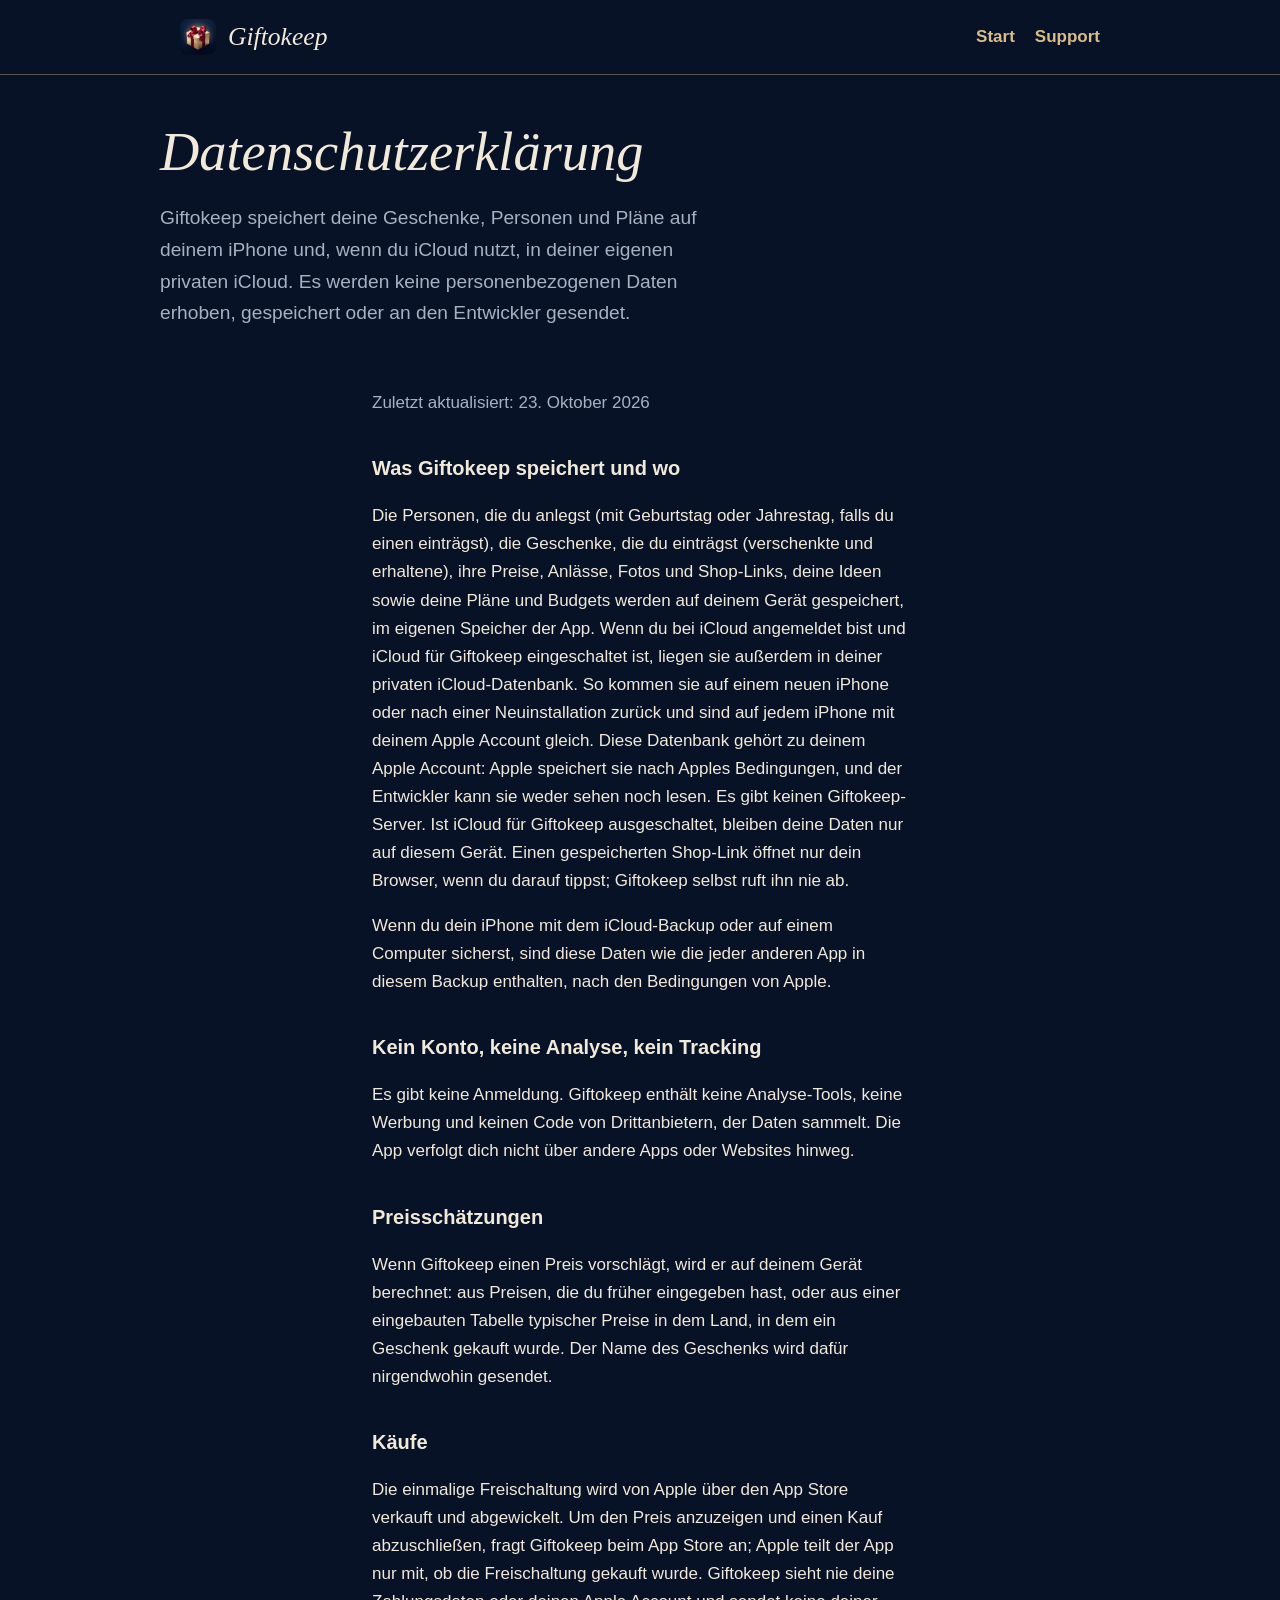
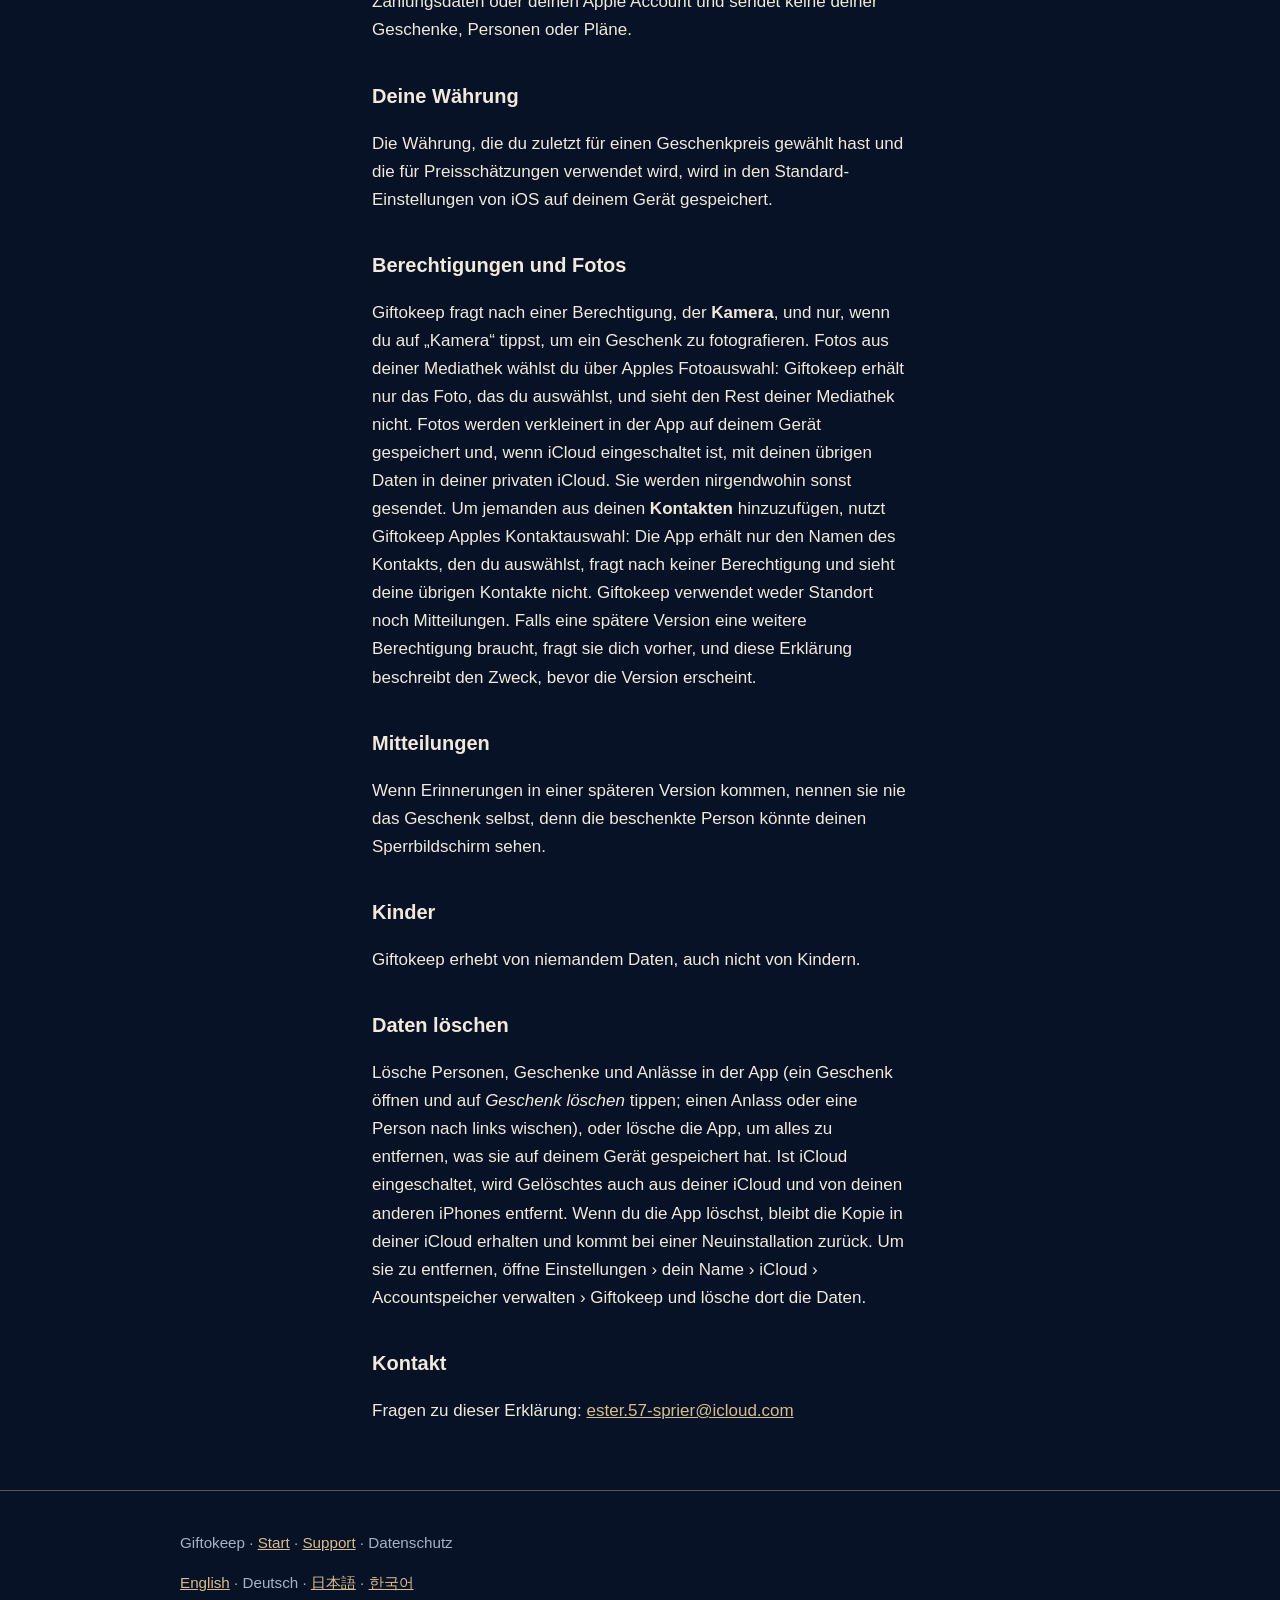
<file: docs/de/privacy/index.html>
<!doctype html>
<html lang="de">
<head>
<meta charset="utf-8">
<meta name="viewport" content="width=device-width, initial-scale=1">
<title>Giftokeep — Datenschutzerklärung</title>
<meta name="description" content="Datenschutzerklärung von Giftokeep: Deine Geschenke, Personen und Pläne bleiben auf deinem Gerät und, wenn du iCloud nutzt, in deiner eigenen privaten iCloud. Kein Konto, keine Analyse, kein Tracking.">
<link rel="stylesheet" href="../../style.css">
<link rel="alternate" hreflang="en" href="../../privacy/">
<link rel="alternate" hreflang="ja" href="../../ja/privacy/">
<link rel="alternate" hreflang="ko" href="../../ko/privacy/">
</head>
<body>
<header>
  <div class="wrap">
    <img src="../../img/icon.png" alt="">
    <a class="wordmark" href="../">Giftokeep</a>
    <nav><a href="../">Start</a><a href="../support/">Support</a></nav>
  </div>
</header>
<main>
  <div class="wrap hero">
    <h1>Datenschutzerklärung</h1>
    <p class="lede">Giftokeep speichert deine Geschenke, Personen und Pläne auf deinem iPhone und, wenn du iCloud nutzt, in deiner eigenen privaten iCloud. Es werden keine personenbezogenen Daten erhoben, gespeichert oder an den Entwickler gesendet.</p>
  </div>
  <section>
    <div class="wrap prose">
      <p class="muted">Zuletzt aktualisiert: 23. Oktober 2026</p>

      <h2>Was Giftokeep speichert und wo</h2>
      <p>Die Personen, die du anlegst (mit Geburtstag oder Jahrestag, falls du einen einträgst), die Geschenke, die du einträgst (verschenkte und erhaltene), ihre Preise, Anlässe, Fotos und Shop-Links, deine Ideen sowie deine Pläne und Budgets werden auf deinem Gerät gespeichert, im eigenen Speicher der App. Wenn du bei iCloud angemeldet bist und iCloud für Giftokeep eingeschaltet ist, liegen sie außerdem in deiner privaten iCloud-Datenbank. So kommen sie auf einem neuen iPhone oder nach einer Neuinstallation zurück und sind auf jedem iPhone mit deinem Apple Account gleich. Diese Datenbank gehört zu deinem Apple Account: Apple speichert sie nach Apples Bedingungen, und der Entwickler kann sie weder sehen noch lesen. Es gibt keinen Giftokeep-Server. Ist iCloud für Giftokeep ausgeschaltet, bleiben deine Daten nur auf diesem Gerät. Einen gespeicherten Shop-Link öffnet nur dein Browser, wenn du darauf tippst; Giftokeep selbst ruft ihn nie ab.</p>
      <p>Wenn du dein iPhone mit dem iCloud-Backup oder auf einem Computer sicherst, sind diese Daten wie die jeder anderen App in diesem Backup enthalten, nach den Bedingungen von Apple.</p>

      <h2>Kein Konto, keine Analyse, kein Tracking</h2>
      <p>Es gibt keine Anmeldung. Giftokeep enthält keine Analyse-Tools, keine Werbung und keinen Code von Drittanbietern, der Daten sammelt. Die App verfolgt dich nicht über andere Apps oder Websites hinweg.</p>

      <h2>Preisschätzungen</h2>
      <p>Wenn Giftokeep einen Preis vorschlägt, wird er auf deinem Gerät berechnet: aus Preisen, die du früher eingegeben hast, oder aus einer eingebauten Tabelle typischer Preise in dem Land, in dem ein Geschenk gekauft wurde. Der Name des Geschenks wird dafür nirgendwohin gesendet.</p>

      <h2>Käufe</h2>
      <p>Die einmalige Freischaltung wird von Apple über den App Store verkauft und abgewickelt. Um den Preis anzuzeigen und einen Kauf abzuschließen, fragt Giftokeep beim App Store an; Apple teilt der App nur mit, ob die Freischaltung gekauft wurde. Giftokeep sieht nie deine Zahlungsdaten oder deinen Apple Account und sendet keine deiner Geschenke, Personen oder Pläne.</p>

      <h2>Deine Währung</h2>
      <p>Die Währung, die du zuletzt für einen Geschenkpreis gewählt hast und die für Preisschätzungen verwendet wird, wird in den Standard-Einstellungen von iOS auf deinem Gerät gespeichert.</p>

      <h2>Berechtigungen und Fotos</h2>
      <p>Giftokeep fragt nach einer Berechtigung, der <strong>Kamera</strong>, und nur, wenn du auf „Kamera“ tippst, um ein Geschenk zu fotografieren. Fotos aus deiner Mediathek wählst du über Apples Fotoauswahl: Giftokeep erhält nur das Foto, das du auswählst, und sieht den Rest deiner Mediathek nicht. Fotos werden verkleinert in der App auf deinem Gerät gespeichert und, wenn iCloud eingeschaltet ist, mit deinen übrigen Daten in deiner privaten iCloud. Sie werden nirgendwohin sonst gesendet. Um jemanden aus deinen <strong>Kontakten</strong> hinzuzufügen, nutzt Giftokeep Apples Kontaktauswahl: Die App erhält nur den Namen des Kontakts, den du auswählst, fragt nach keiner Berechtigung und sieht deine übrigen Kontakte nicht. Giftokeep verwendet weder Standort noch Mitteilungen. Falls eine spätere Version eine weitere Berechtigung braucht, fragt sie dich vorher, und diese Erklärung beschreibt den Zweck, bevor die Version erscheint.</p>

      <h2>Mitteilungen</h2>
      <p>Wenn Erinnerungen in einer späteren Version kommen, nennen sie nie das Geschenk selbst, denn die beschenkte Person könnte deinen Sperrbildschirm sehen.</p>

      <h2>Kinder</h2>
      <p>Giftokeep erhebt von niemandem Daten, auch nicht von Kindern.</p>

      <h2>Daten löschen</h2>
      <p>Lösche Personen, Geschenke und Anlässe in der App (ein Geschenk öffnen und auf <em>Geschenk löschen</em> tippen; einen Anlass oder eine Person nach links wischen), oder lösche die App, um alles zu entfernen, was sie auf deinem Gerät gespeichert hat. Ist iCloud eingeschaltet, wird Gelöschtes auch aus deiner iCloud und von deinen anderen iPhones entfernt. Wenn du die App löschst, bleibt die Kopie in deiner iCloud erhalten und kommt bei einer Neuinstallation zurück. Um sie zu entfernen, öffne Einstellungen › dein Name › iCloud › Accountspeicher verwalten › Giftokeep und lösche dort die Daten.</p>

      <h2>Kontakt</h2>
      <p>Fragen zu dieser Erklärung: <a href="mailto:ester.57-sprier@icloud.com">ester.57-sprier@icloud.com</a></p>
    </div>
  </section>
</main>
<footer>
  <div class="wrap">
    <p>Giftokeep · <a href="../">Start</a> · <a href="../support/">Support</a> · Datenschutz</p>
    <p><a href="../../privacy/" hreflang="en">English</a> · Deutsch · <a href="../../ja/privacy/" hreflang="ja">日本語</a> · <a href="../../ko/privacy/" hreflang="ko">한국어</a></p>
  </div>
</footer>
</body>
</html>
</file>
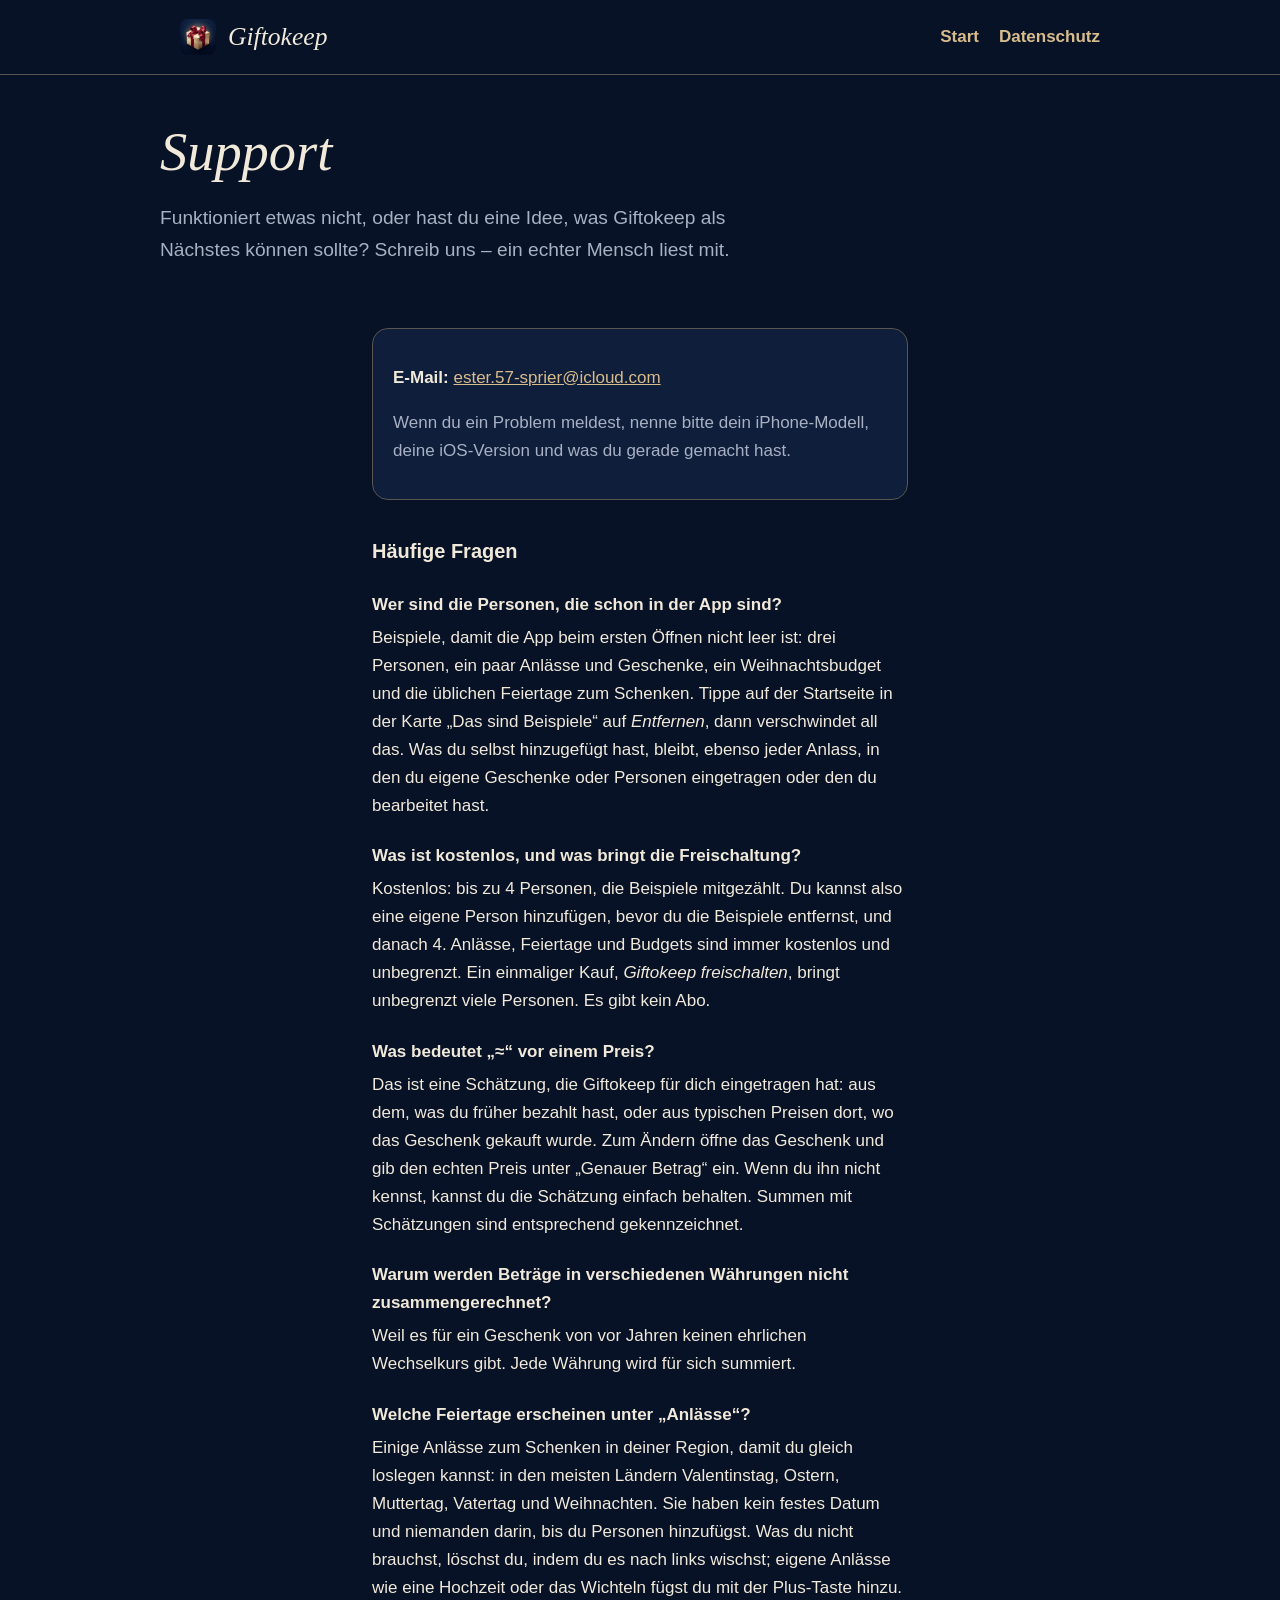
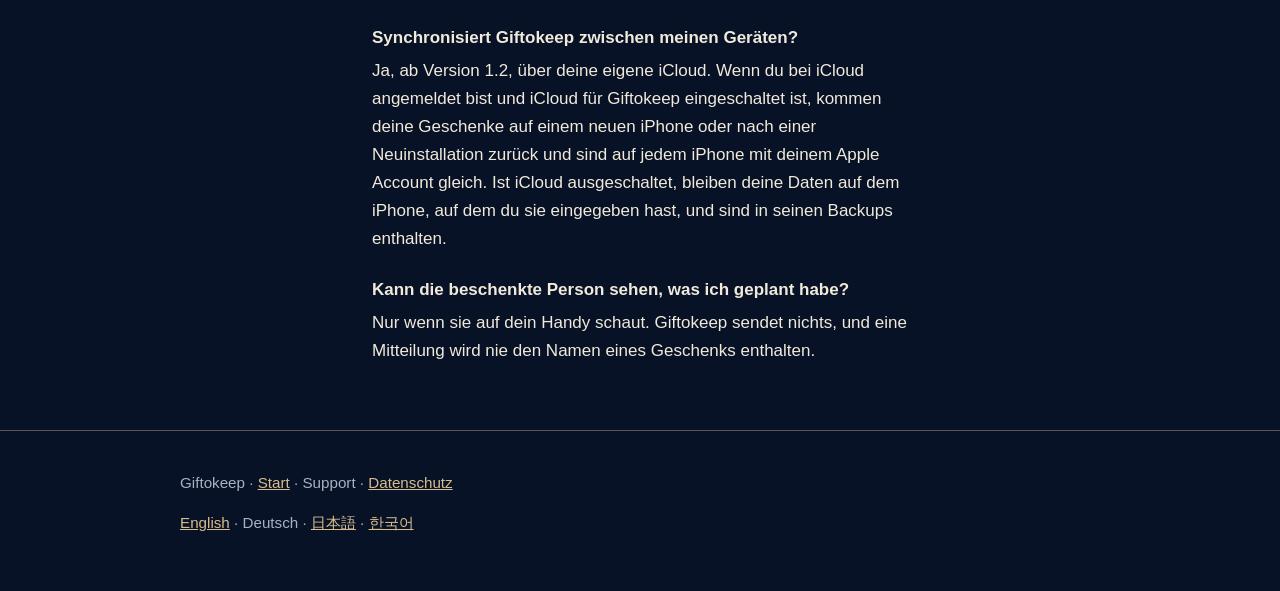
<file: docs/de/support/index.html>
<!doctype html>
<html lang="de">
<head>
<meta charset="utf-8">
<meta name="viewport" content="width=device-width, initial-scale=1">
<title>Giftokeep — Support</title>
<meta name="description" content="Support für Giftokeep, den Geschenke-Planer: Kontakt und häufige Fragen.">
<link rel="stylesheet" href="../../style.css">
<link rel="alternate" hreflang="en" href="../../support/">
<link rel="alternate" hreflang="ja" href="../../ja/support/">
<link rel="alternate" hreflang="ko" href="../../ko/support/">
</head>
<body>
<header>
  <div class="wrap">
    <img src="../../img/icon.png" alt="">
    <a class="wordmark" href="../">Giftokeep</a>
    <nav><a href="../">Start</a><a href="../privacy/">Datenschutz</a></nav>
  </div>
</header>
<main>
  <div class="wrap hero">
    <h1>Support</h1>
    <p class="lede">Funktioniert etwas nicht, oder hast du eine Idee, was Giftokeep als Nächstes können sollte? Schreib uns – ein echter Mensch liest mit.</p>
  </div>
  <section>
    <div class="wrap prose">
      <div class="card">
        <p><strong>E-Mail:</strong> <a href="mailto:ester.57-sprier@icloud.com">ester.57-sprier@icloud.com</a></p>
        <p class="muted">Wenn du ein Problem meldest, nenne bitte dein iPhone-Modell, deine iOS-Version und was du gerade gemacht hast.</p>
      </div>

      <h2>Häufige Fragen</h2>
      <dl>
        <dt>Wer sind die Personen, die schon in der App sind?</dt>
        <dd>Beispiele, damit die App beim ersten Öffnen nicht leer ist: drei Personen, ein paar Anlässe und Geschenke, ein Weihnachtsbudget und die üblichen Feiertage zum Schenken. Tippe auf der Startseite in der Karte „Das sind Beispiele“ auf <em>Entfernen</em>, dann verschwindet all das. Was du selbst hinzugefügt hast, bleibt, ebenso jeder Anlass, in den du eigene Geschenke oder Personen eingetragen oder den du bearbeitet hast.</dd>

        <dt>Was ist kostenlos, und was bringt die Freischaltung?</dt>
        <dd>Kostenlos: bis zu 4 Personen, die Beispiele mitgezählt. Du kannst also eine eigene Person hinzufügen, bevor du die Beispiele entfernst, und danach 4. Anlässe, Feiertage und Budgets sind immer kostenlos und unbegrenzt. Ein einmaliger Kauf, <em>Giftokeep freischalten</em>, bringt unbegrenzt viele Personen. Es gibt kein Abo.</dd>

        <dt>Was bedeutet „≈“ vor einem Preis?</dt>
        <dd>Das ist eine Schätzung, die Giftokeep für dich eingetragen hat: aus dem, was du früher bezahlt hast, oder aus typischen Preisen dort, wo das Geschenk gekauft wurde. Zum Ändern öffne das Geschenk und gib den echten Preis unter „Genauer Betrag“ ein. Wenn du ihn nicht kennst, kannst du die Schätzung einfach behalten. Summen mit Schätzungen sind entsprechend gekennzeichnet.</dd>

        <dt>Warum werden Beträge in verschiedenen Währungen nicht zusammengerechnet?</dt>
        <dd>Weil es für ein Geschenk von vor Jahren keinen ehrlichen Wechselkurs gibt. Jede Währung wird für sich summiert.</dd>

        <dt>Welche Feiertage erscheinen unter „Anlässe“?</dt>
        <dd>Einige Anlässe zum Schenken in deiner Region, damit du gleich loslegen kannst: in den meisten Ländern Valentinstag, Ostern, Muttertag, Vatertag und Weihnachten. Sie haben kein festes Datum und niemanden darin, bis du Personen hinzufügst. Was du nicht brauchst, löschst du, indem du es nach links wischst; eigene Anlässe wie eine Hochzeit oder das Wichteln fügst du mit der Plus-Taste hinzu.</dd>

        <dt>Synchronisiert Giftokeep zwischen meinen Geräten?</dt>
        <dd>Ja, ab Version 1.2, über deine eigene iCloud. Wenn du bei iCloud angemeldet bist und iCloud für Giftokeep eingeschaltet ist, kommen deine Geschenke auf einem neuen iPhone oder nach einer Neuinstallation zurück und sind auf jedem iPhone mit deinem Apple Account gleich. Ist iCloud ausgeschaltet, bleiben deine Daten auf dem iPhone, auf dem du sie eingegeben hast, und sind in seinen Backups enthalten.</dd>

        <dt>Kann die beschenkte Person sehen, was ich geplant habe?</dt>
        <dd>Nur wenn sie auf dein Handy schaut. Giftokeep sendet nichts, und eine Mitteilung wird nie den Namen eines Geschenks enthalten.</dd>
      </dl>
    </div>
  </section>
</main>
<footer>
  <div class="wrap">
    <p>Giftokeep · <a href="../">Start</a> · Support · <a href="../privacy/">Datenschutz</a></p>
    <p><a href="../../support/" hreflang="en">English</a> · Deutsch · <a href="../../ja/support/" hreflang="ja">日本語</a> · <a href="../../ko/support/" hreflang="ko">한국어</a></p>
  </div>
</footer>
</body>
</html>
</file>
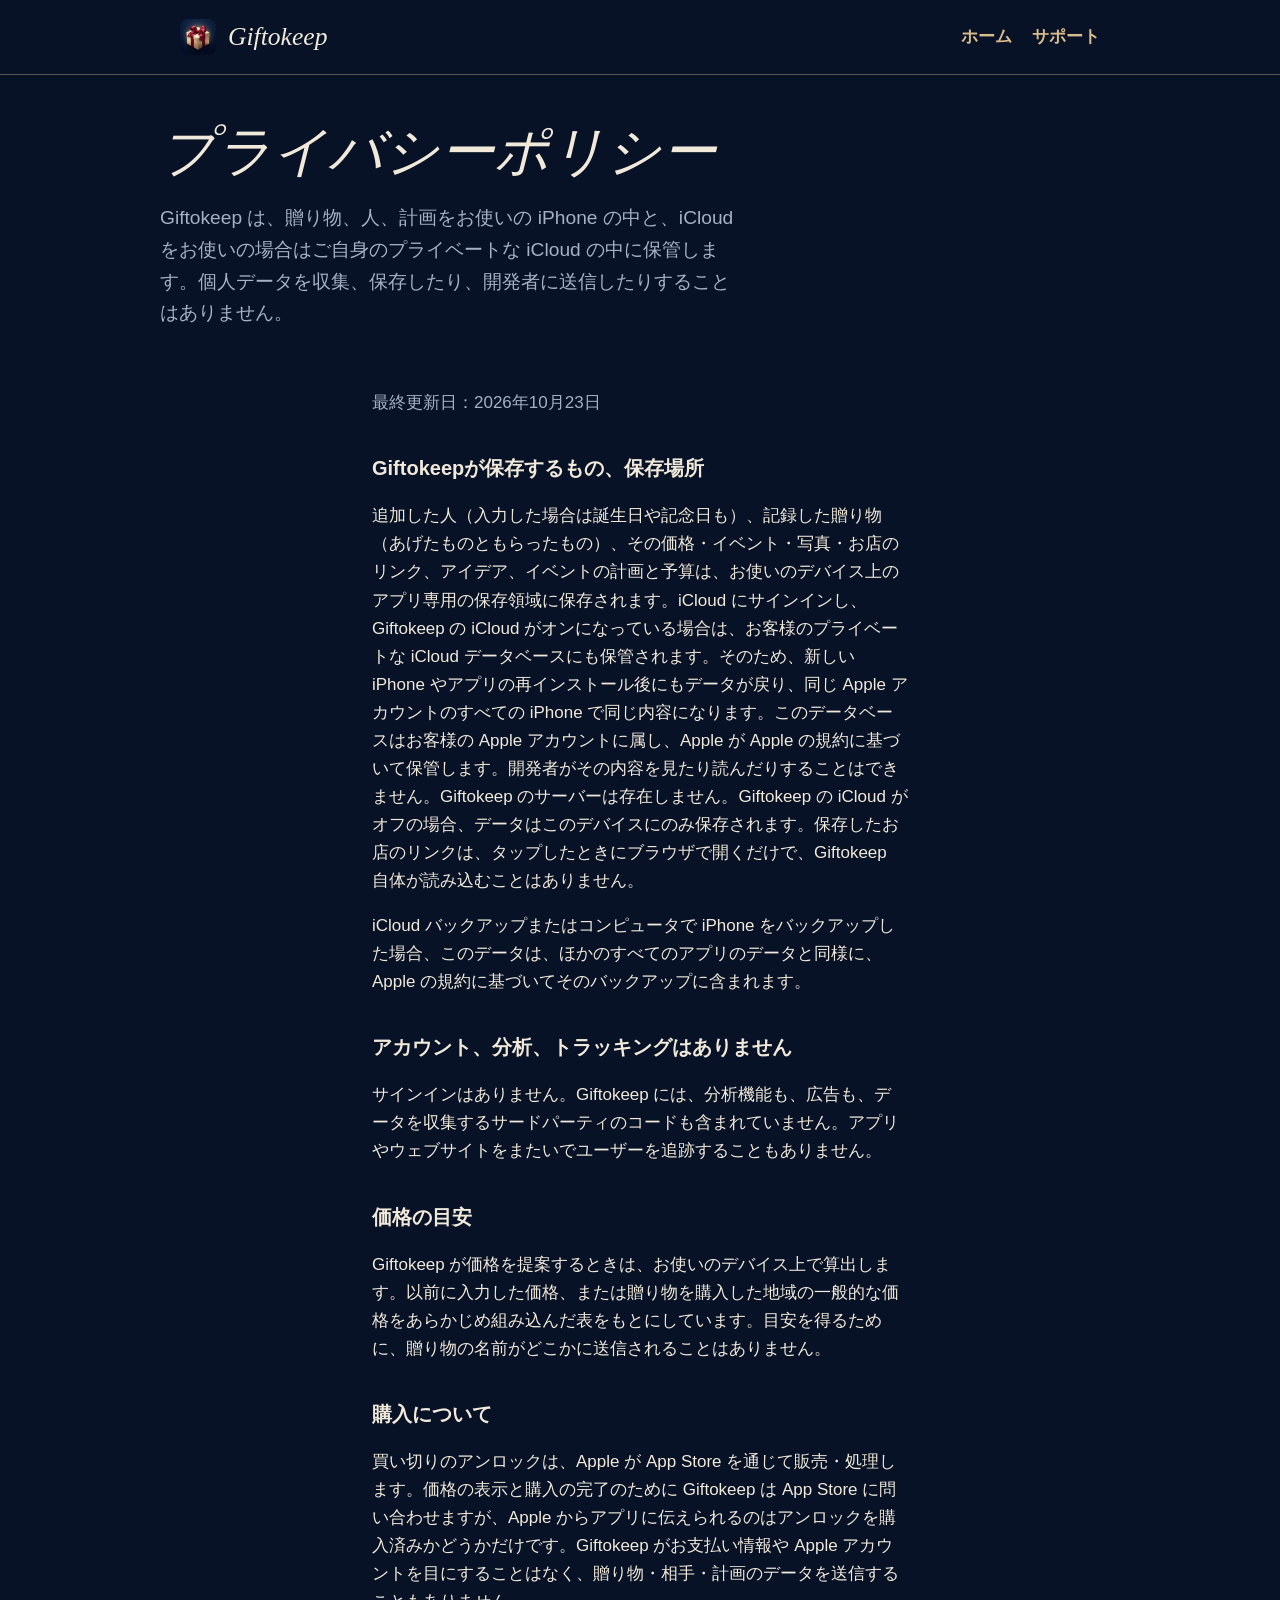
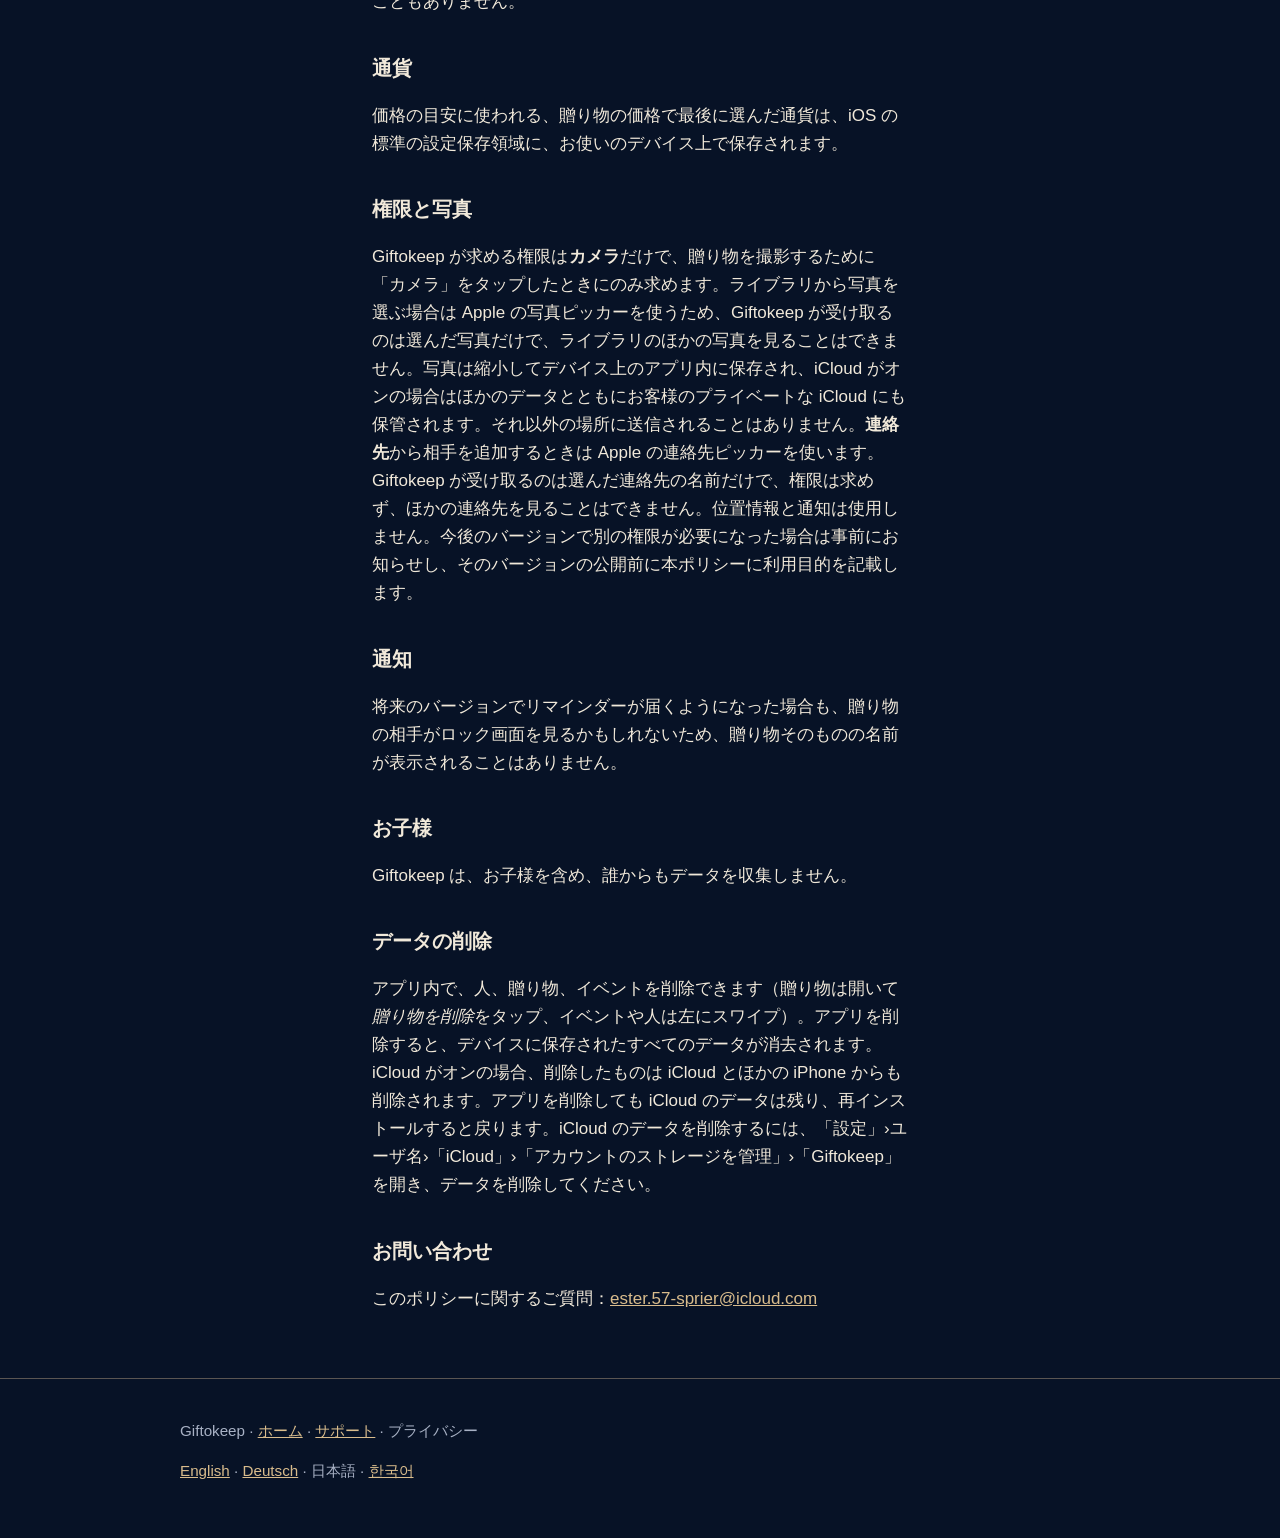
<file: docs/ja/privacy/index.html>
<!doctype html>
<html lang="ja">
<head>
<meta charset="utf-8">
<meta name="viewport" content="width=device-width, initial-scale=1">
<title>Giftokeep — プライバシーポリシー</title>
<meta name="description" content="Giftokeepのプライバシーポリシー：贈り物、人、計画はお使いのデバイスの中と、iCloud をお使いの場合はご自身のプライベートな iCloud の中にとどまります。アカウント、分析、トラッキングはありません。">
<link rel="stylesheet" href="../../style.css">
<link rel="alternate" hreflang="en" href="../../privacy/">
<link rel="alternate" hreflang="de" href="../../de/privacy/">
<link rel="alternate" hreflang="ko" href="../../ko/privacy/">
</head>
<body>
<header>
  <div class="wrap">
    <img src="../../img/icon.png" alt="">
    <a class="wordmark" href="../">Giftokeep</a>
    <nav><a href="../">ホーム</a><a href="../support/">サポート</a></nav>
  </div>
</header>
<main>
  <div class="wrap hero">
    <h1>プライバシーポリシー</h1>
    <p class="lede">Giftokeep は、贈り物、人、計画をお使いの iPhone の中と、iCloud をお使いの場合はご自身のプライベートな iCloud の中に保管します。個人データを収集、保存したり、開発者に送信したりすることはありません。</p>
  </div>
  <section>
    <div class="wrap prose">
      <p class="muted">最終更新日：2026年10月23日</p>

      <h2>Giftokeepが保存するもの、保存場所</h2>
      <p>追加した人（入力した場合は誕生日や記念日も）、記録した贈り物（あげたものともらったもの）、その価格・イベント・写真・お店のリンク、アイデア、イベントの計画と予算は、お使いのデバイス上のアプリ専用の保存領域に保存されます。iCloud にサインインし、Giftokeep の iCloud がオンになっている場合は、お客様のプライベートな iCloud データベースにも保管されます。そのため、新しい iPhone やアプリの再インストール後にもデータが戻り、同じ Apple アカウントのすべての iPhone で同じ内容になります。このデータベースはお客様の Apple アカウントに属し、Apple が Apple の規約に基づいて保管します。開発者がその内容を見たり読んだりすることはできません。Giftokeep のサーバーは存在しません。Giftokeep の iCloud がオフの場合、データはこのデバイスにのみ保存されます。保存したお店のリンクは、タップしたときにブラウザで開くだけで、Giftokeep 自体が読み込むことはありません。</p>
      <p>iCloud バックアップまたはコンピュータで iPhone をバックアップした場合、このデータは、ほかのすべてのアプリのデータと同様に、Apple の規約に基づいてそのバックアップに含まれます。</p>

      <h2>アカウント、分析、トラッキングはありません</h2>
      <p>サインインはありません。Giftokeep には、分析機能も、広告も、データを収集するサードパーティのコードも含まれていません。アプリやウェブサイトをまたいでユーザーを追跡することもありません。</p>

      <h2>価格の目安</h2>
      <p>Giftokeep が価格を提案するときは、お使いのデバイス上で算出します。以前に入力した価格、または贈り物を購入した地域の一般的な価格をあらかじめ組み込んだ表をもとにしています。目安を得るために、贈り物の名前がどこかに送信されることはありません。</p>

      <h2>購入について</h2>
      <p>買い切りのアンロックは、Apple が App Store を通じて販売・処理します。価格の表示と購入の完了のために Giftokeep は App Store に問い合わせますが、Apple からアプリに伝えられるのはアンロックを購入済みかどうかだけです。Giftokeep がお支払い情報や Apple アカウントを目にすることはなく、贈り物・相手・計画のデータを送信することもありません。</p>

      <h2>通貨</h2>
      <p>価格の目安に使われる、贈り物の価格で最後に選んだ通貨は、iOS の標準の設定保存領域に、お使いのデバイス上で保存されます。</p>

      <h2>権限と写真</h2>
      <p>Giftokeep が求める権限は<strong>カメラ</strong>だけで、贈り物を撮影するために「カメラ」をタップしたときにのみ求めます。ライブラリから写真を選ぶ場合は Apple の写真ピッカーを使うため、Giftokeep が受け取るのは選んだ写真だけで、ライブラリのほかの写真を見ることはできません。写真は縮小してデバイス上のアプリ内に保存され、iCloud がオンの場合はほかのデータとともにお客様のプライベートな iCloud にも保管されます。それ以外の場所に送信されることはありません。<strong>連絡先</strong>から相手を追加するときは Apple の連絡先ピッカーを使います。Giftokeep が受け取るのは選んだ連絡先の名前だけで、権限は求めず、ほかの連絡先を見ることはできません。位置情報と通知は使用しません。今後のバージョンで別の権限が必要になった場合は事前にお知らせし、そのバージョンの公開前に本ポリシーに利用目的を記載します。</p>

      <h2>通知</h2>
      <p>将来のバージョンでリマインダーが届くようになった場合も、贈り物の相手がロック画面を見るかもしれないため、贈り物そのものの名前が表示されることはありません。</p>

      <h2>お子様</h2>
      <p>Giftokeep は、お子様を含め、誰からもデータを収集しません。</p>

      <h2>データの削除</h2>
      <p>アプリ内で、人、贈り物、イベントを削除できます（贈り物は開いて<em>贈り物を削除</em>をタップ、イベントや人は左にスワイプ）。アプリを削除すると、デバイスに保存されたすべてのデータが消去されます。iCloud がオンの場合、削除したものは iCloud とほかの iPhone からも削除されます。アプリを削除しても iCloud のデータは残り、再インストールすると戻ります。iCloud のデータを削除するには、「設定」›ユーザ名›「iCloud」›「アカウントのストレージを管理」›「Giftokeep」を開き、データを削除してください。</p>

      <h2>お問い合わせ</h2>
      <p>このポリシーに関するご質問：<a href="mailto:ester.57-sprier@icloud.com">ester.57-sprier@icloud.com</a></p>
    </div>
  </section>
</main>
<footer>
  <div class="wrap">
    <p>Giftokeep · <a href="../">ホーム</a> · <a href="../support/">サポート</a> · プライバシー</p>
    <p><a href="../../privacy/" hreflang="en">English</a> · <a href="../../de/privacy/" hreflang="de">Deutsch</a> · 日本語 · <a href="../../ko/privacy/" hreflang="ko">한국어</a></p>
  </div>
</footer>
</body>
</html>
</file>
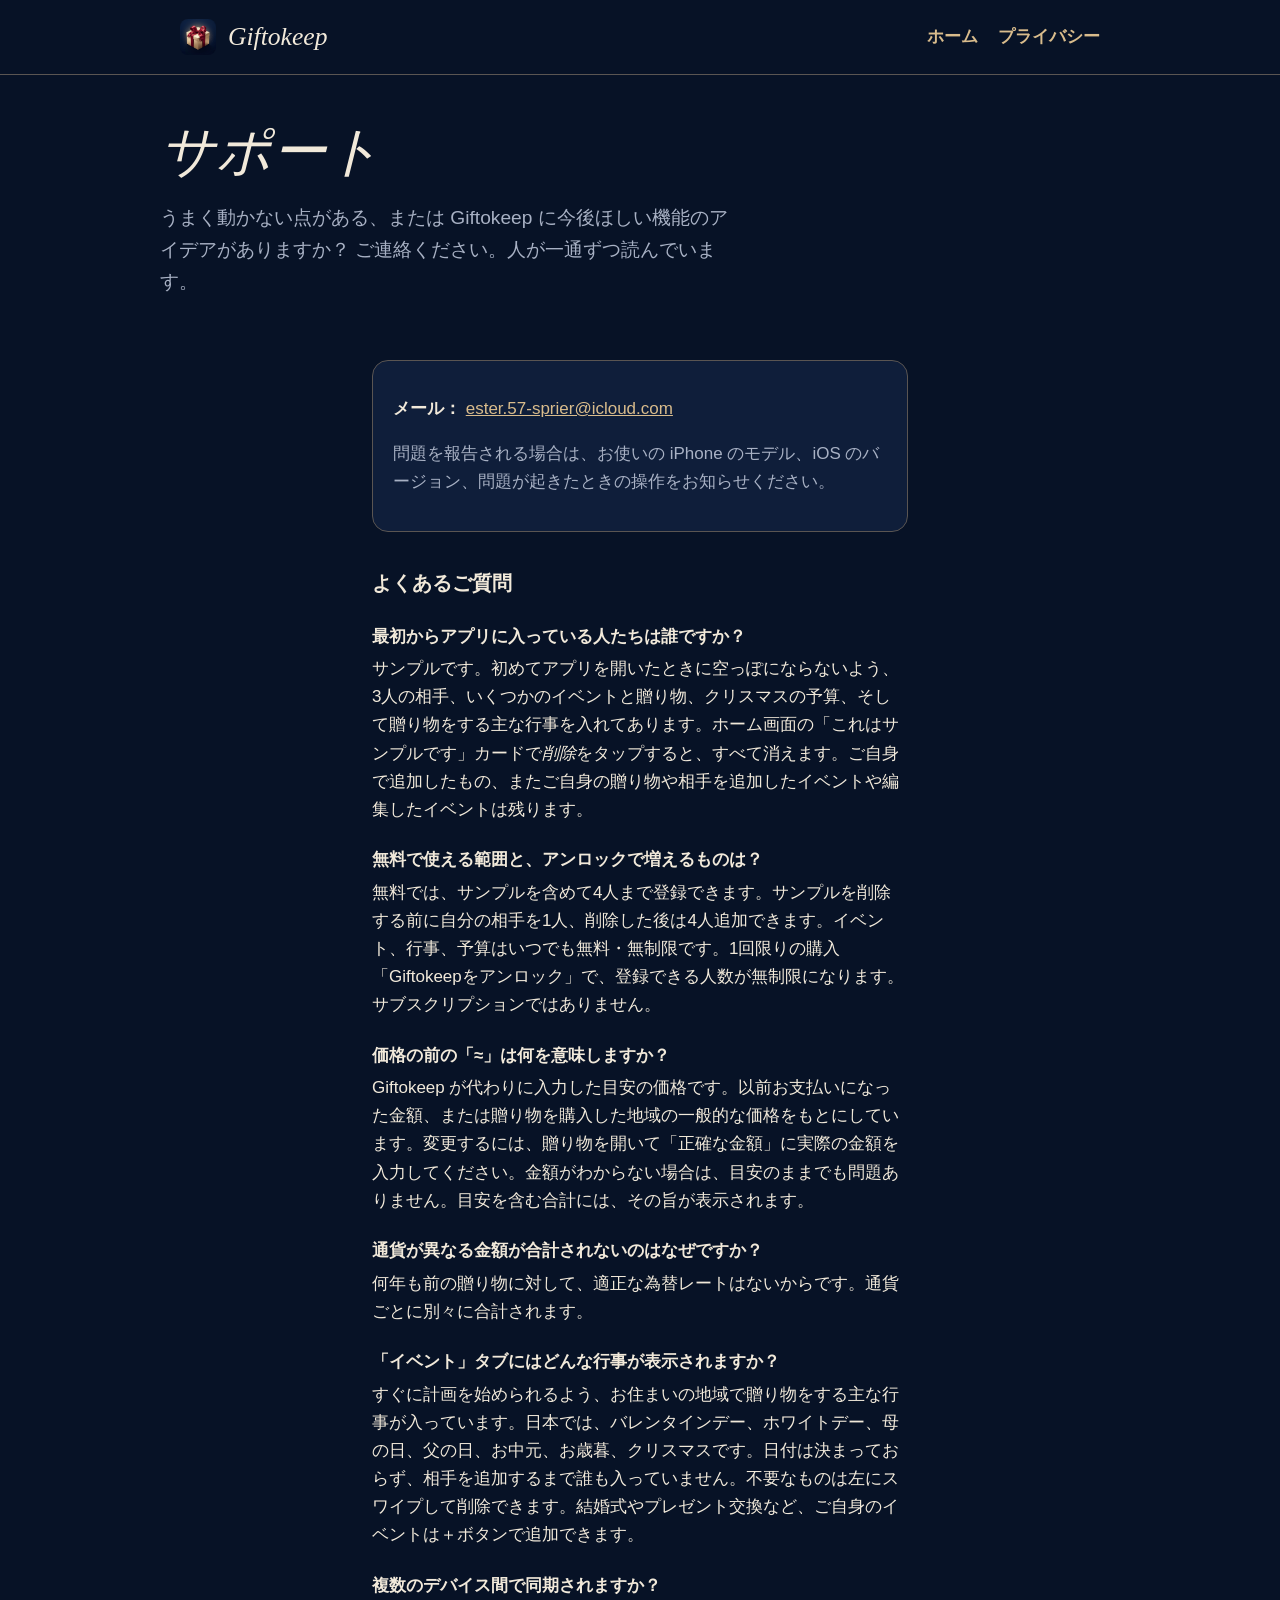
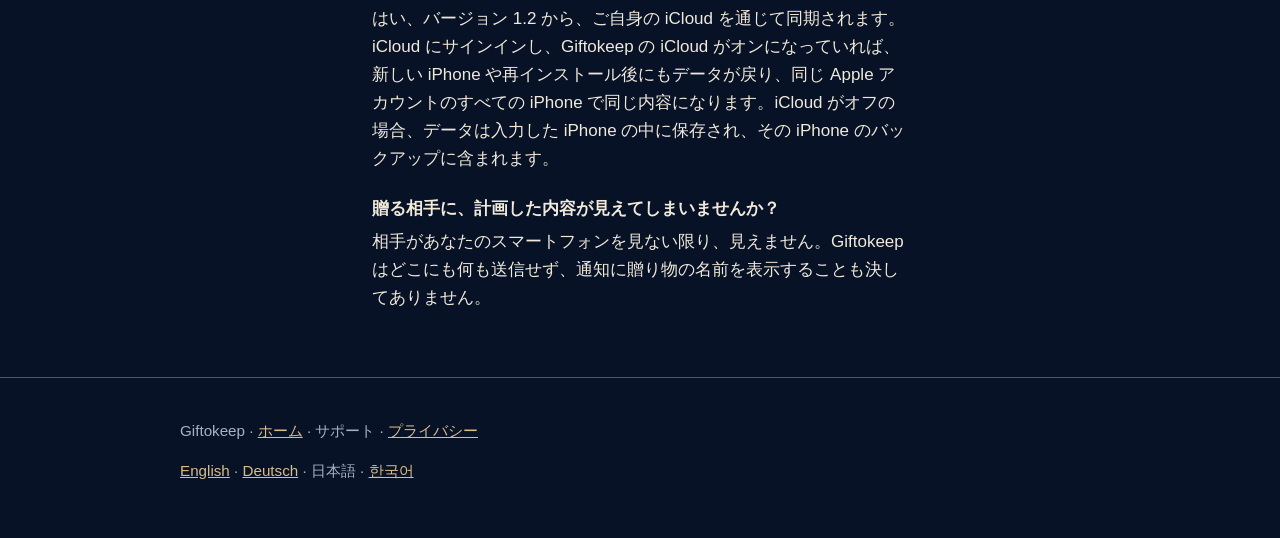
<file: docs/ja/support/index.html>
<!doctype html>
<html lang="ja">
<head>
<meta charset="utf-8">
<meta name="viewport" content="width=device-width, initial-scale=1">
<title>Giftokeep — サポート</title>
<meta name="description" content="ギフトプランナー「Giftokeep」のサポート：お問い合わせと、よくあるご質問。">
<link rel="stylesheet" href="../../style.css">
<link rel="alternate" hreflang="en" href="../../support/">
<link rel="alternate" hreflang="de" href="../../de/support/">
<link rel="alternate" hreflang="ko" href="../../ko/support/">
</head>
<body>
<header>
  <div class="wrap">
    <img src="../../img/icon.png" alt="">
    <a class="wordmark" href="../">Giftokeep</a>
    <nav><a href="../">ホーム</a><a href="../privacy/">プライバシー</a></nav>
  </div>
</header>
<main>
  <div class="wrap hero">
    <h1>サポート</h1>
    <p class="lede">うまく動かない点がある、または Giftokeep に今後ほしい機能のアイデアがありますか？ ご連絡ください。人が一通ずつ読んでいます。</p>
  </div>
  <section>
    <div class="wrap prose">
      <div class="card">
        <p><strong>メール：</strong> <a href="mailto:ester.57-sprier@icloud.com">ester.57-sprier@icloud.com</a></p>
        <p class="muted">問題を報告される場合は、お使いの iPhone のモデル、iOS のバージョン、問題が起きたときの操作をお知らせください。</p>
      </div>

      <h2>よくあるご質問</h2>
      <dl>
        <dt>最初からアプリに入っている人たちは誰ですか？</dt>
        <dd>サンプルです。初めてアプリを開いたときに空っぽにならないよう、3人の相手、いくつかのイベントと贈り物、クリスマスの予算、そして贈り物をする主な行事を入れてあります。ホーム画面の「これはサンプルです」カードで<em>削除</em>をタップすると、すべて消えます。ご自身で追加したもの、またご自身の贈り物や相手を追加したイベントや編集したイベントは残ります。</dd>

        <dt>無料で使える範囲と、アンロックで増えるものは？</dt>
        <dd>無料では、サンプルを含めて4人まで登録できます。サンプルを削除する前に自分の相手を1人、削除した後は4人追加できます。イベント、行事、予算はいつでも無料・無制限です。1回限りの購入「Giftokeepをアンロック」で、登録できる人数が無制限になります。サブスクリプションではありません。</dd>

        <dt>価格の前の「≈」は何を意味しますか？</dt>
        <dd>Giftokeep が代わりに入力した目安の価格です。以前お支払いになった金額、または贈り物を購入した地域の一般的な価格をもとにしています。変更するには、贈り物を開いて「正確な金額」に実際の金額を入力してください。金額がわからない場合は、目安のままでも問題ありません。目安を含む合計には、その旨が表示されます。</dd>

        <dt>通貨が異なる金額が合計されないのはなぜですか？</dt>
        <dd>何年も前の贈り物に対して、適正な為替レートはないからです。通貨ごとに別々に合計されます。</dd>

        <dt>「イベント」タブにはどんな行事が表示されますか？</dt>
        <dd>すぐに計画を始められるよう、お住まいの地域で贈り物をする主な行事が入っています。日本では、バレンタインデー、ホワイトデー、母の日、父の日、お中元、お歳暮、クリスマスです。日付は決まっておらず、相手を追加するまで誰も入っていません。不要なものは左にスワイプして削除できます。結婚式やプレゼント交換など、ご自身のイベントは＋ボタンで追加できます。</dd>

        <dt>複数のデバイス間で同期されますか？</dt>
        <dd>はい、バージョン 1.2 から、ご自身の iCloud を通じて同期されます。iCloud にサインインし、Giftokeep の iCloud がオンになっていれば、新しい iPhone や再インストール後にもデータが戻り、同じ Apple アカウントのすべての iPhone で同じ内容になります。iCloud がオフの場合、データは入力した iPhone の中に保存され、その iPhone のバックアップに含まれます。</dd>

        <dt>贈る相手に、計画した内容が見えてしまいませんか？</dt>
        <dd>相手があなたのスマートフォンを見ない限り、見えません。Giftokeep はどこにも何も送信せず、通知に贈り物の名前を表示することも決してありません。</dd>
      </dl>
    </div>
  </section>
</main>
<footer>
  <div class="wrap">
    <p>Giftokeep · <a href="../">ホーム</a> · サポート · <a href="../privacy/">プライバシー</a></p>
    <p><a href="../../support/" hreflang="en">English</a> · <a href="../../de/support/" hreflang="de">Deutsch</a> · 日本語 · <a href="../../ko/support/" hreflang="ko">한국어</a></p>
  </div>
</footer>
</body>
</html>
</file>
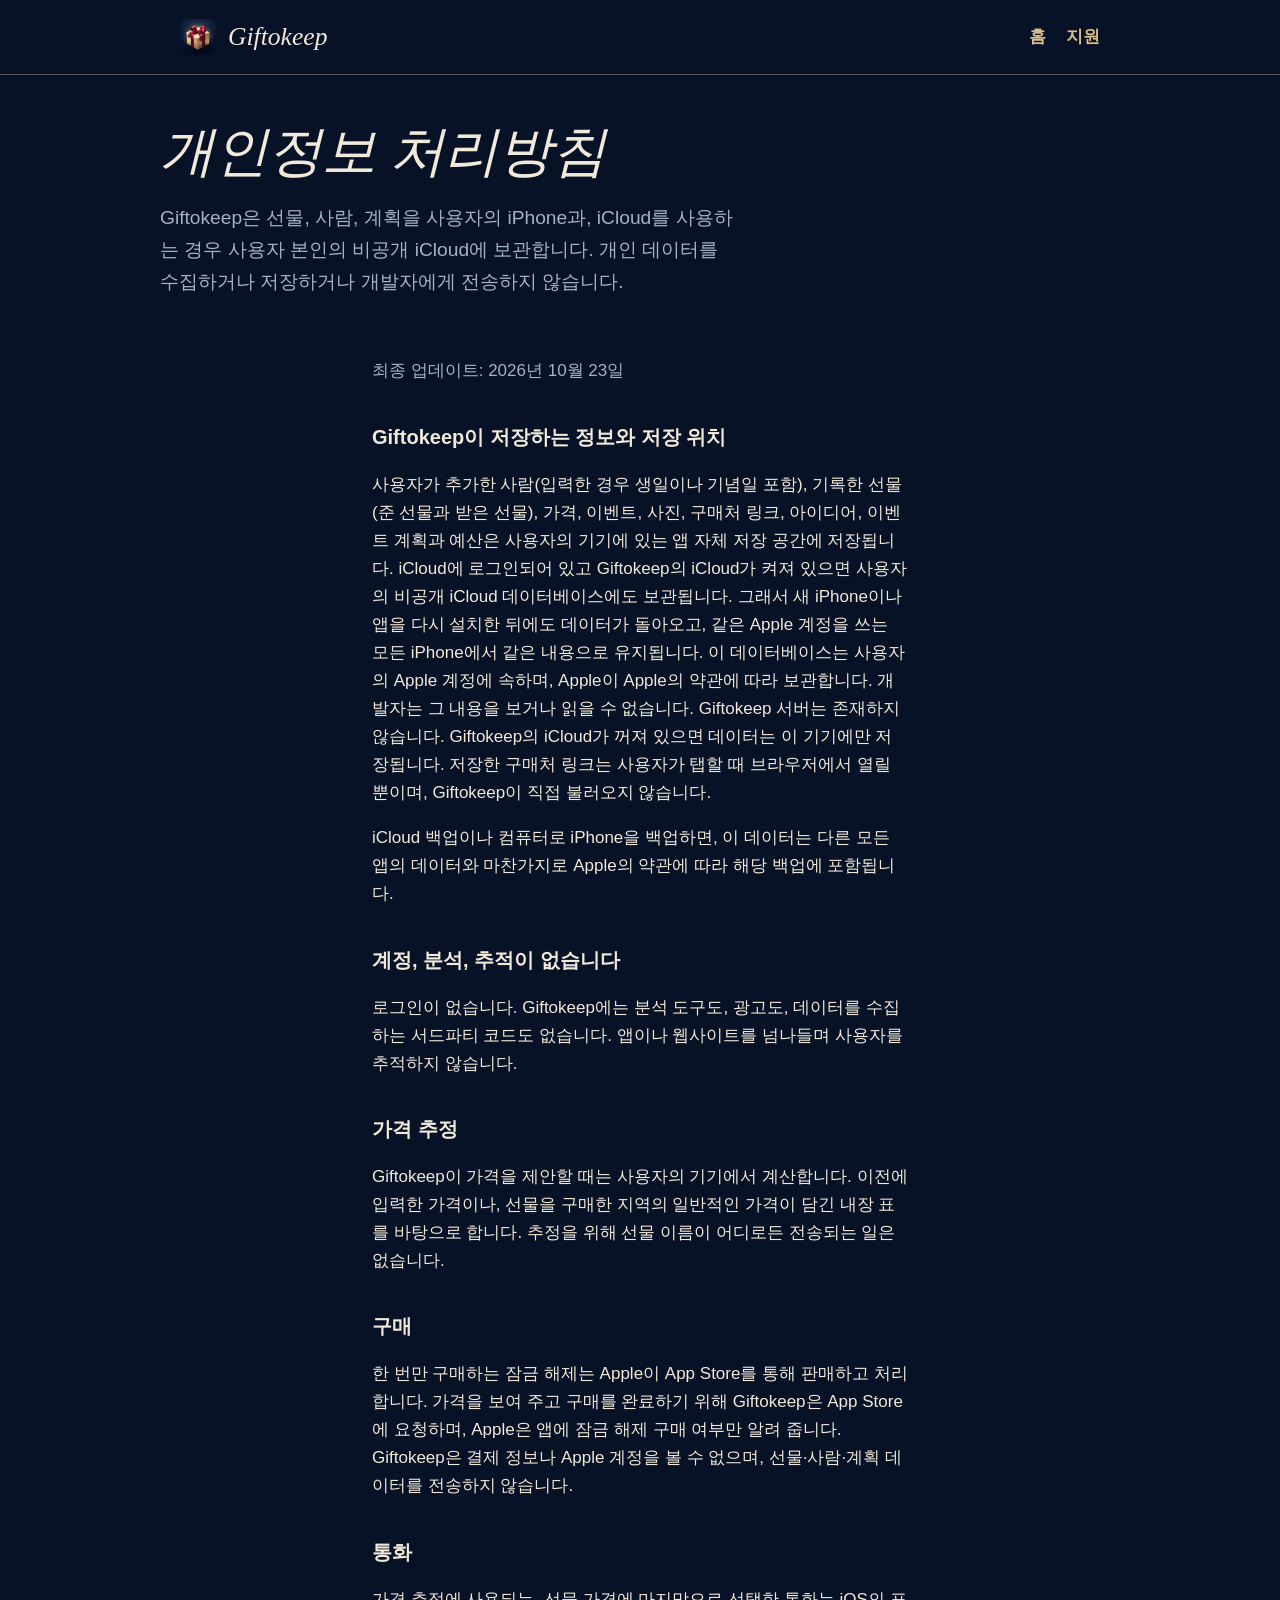
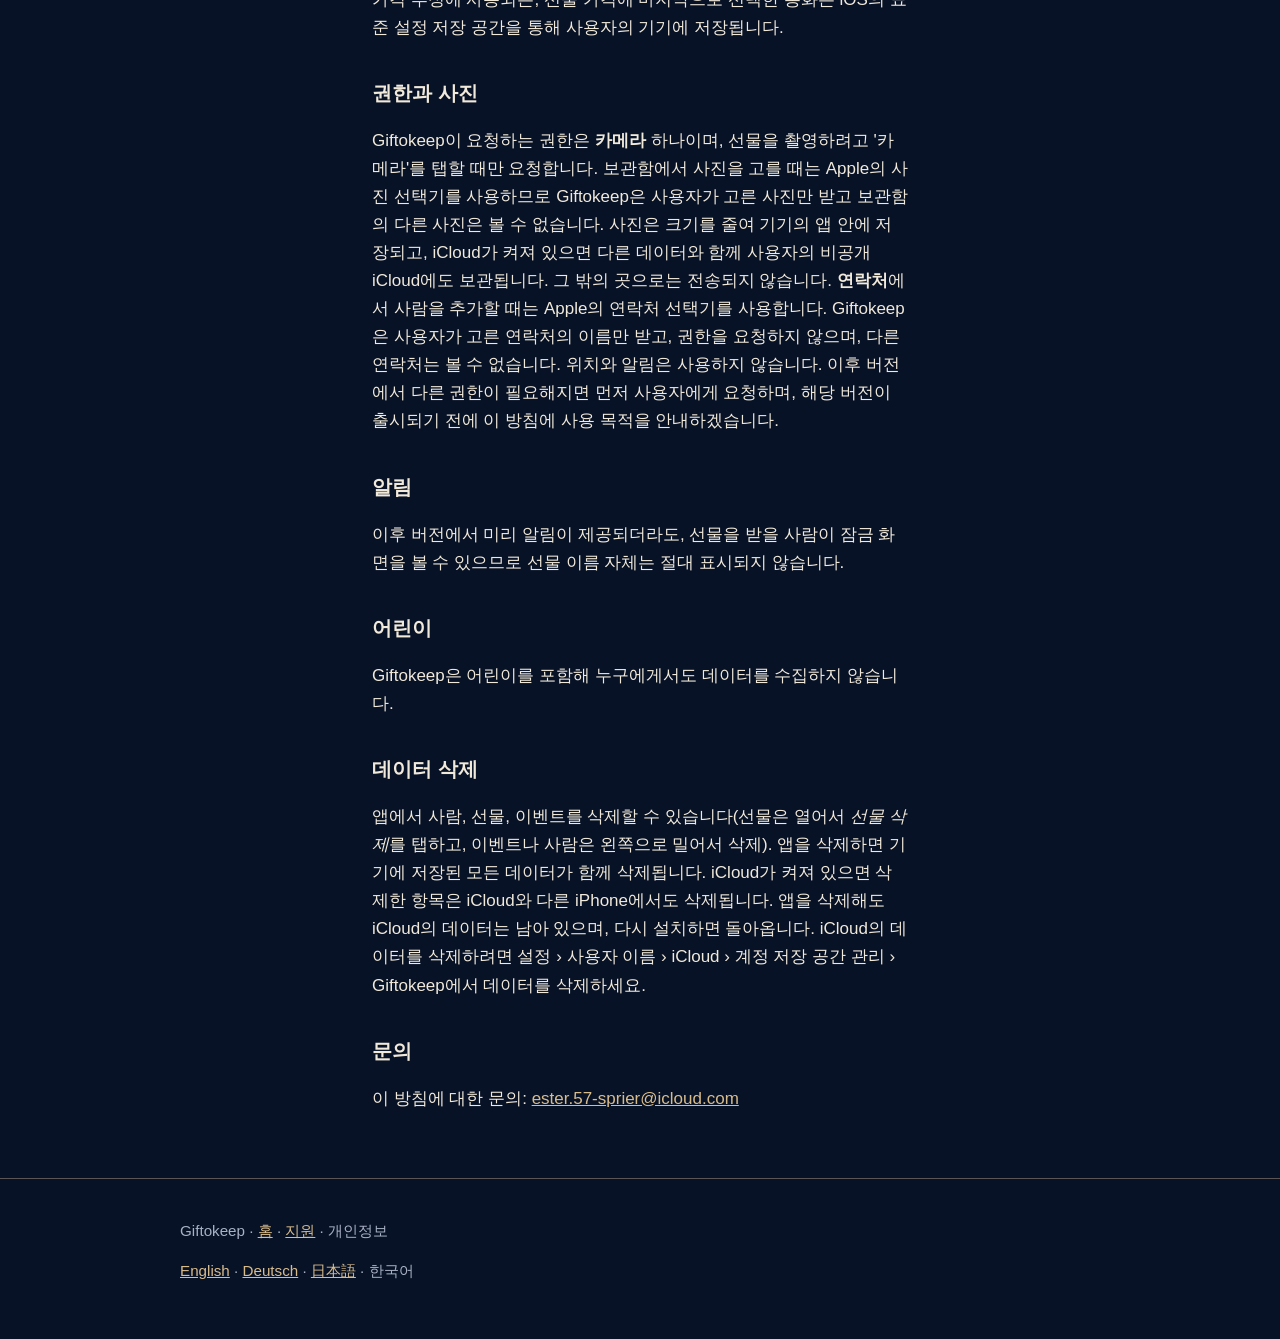
<file: docs/ko/privacy/index.html>
<!doctype html>
<html lang="ko">
<head>
<meta charset="utf-8">
<meta name="viewport" content="width=device-width, initial-scale=1">
<title>Giftokeep — 개인정보 처리방침</title>
<meta name="description" content="Giftokeep의 개인정보 처리방침: 선물, 사람, 계획은 사용자의 기기와, iCloud를 사용하는 경우 사용자 본인의 비공개 iCloud에만 보관됩니다. 계정, 분석, 추적이 없습니다.">
<link rel="stylesheet" href="../../style.css">
<link rel="alternate" hreflang="en" href="../../privacy/">
<link rel="alternate" hreflang="de" href="../../de/privacy/">
<link rel="alternate" hreflang="ja" href="../../ja/privacy/">
</head>
<body>
<header>
  <div class="wrap">
    <img src="../../img/icon.png" alt="">
    <a class="wordmark" href="../">Giftokeep</a>
    <nav><a href="../">홈</a><a href="../support/">지원</a></nav>
  </div>
</header>
<main>
  <div class="wrap hero">
    <h1>개인정보 처리방침</h1>
    <p class="lede">Giftokeep은 선물, 사람, 계획을 사용자의 iPhone과, iCloud를 사용하는 경우 사용자 본인의 비공개 iCloud에 보관합니다. 개인 데이터를 수집하거나 저장하거나 개발자에게 전송하지 않습니다.</p>
  </div>
  <section>
    <div class="wrap prose">
      <p class="muted">최종 업데이트: 2026년 10월 23일</p>

      <h2>Giftokeep이 저장하는 정보와 저장 위치</h2>
      <p>사용자가 추가한 사람(입력한 경우 생일이나 기념일 포함), 기록한 선물(준 선물과 받은 선물), 가격, 이벤트, 사진, 구매처 링크, 아이디어, 이벤트 계획과 예산은 사용자의 기기에 있는 앱 자체 저장 공간에 저장됩니다. iCloud에 로그인되어 있고 Giftokeep의 iCloud가 켜져 있으면 사용자의 비공개 iCloud 데이터베이스에도 보관됩니다. 그래서 새 iPhone이나 앱을 다시 설치한 뒤에도 데이터가 돌아오고, 같은 Apple 계정을 쓰는 모든 iPhone에서 같은 내용으로 유지됩니다. 이 데이터베이스는 사용자의 Apple 계정에 속하며, Apple이 Apple의 약관에 따라 보관합니다. 개발자는 그 내용을 보거나 읽을 수 없습니다. Giftokeep 서버는 존재하지 않습니다. Giftokeep의 iCloud가 꺼져 있으면 데이터는 이 기기에만 저장됩니다. 저장한 구매처 링크는 사용자가 탭할 때 브라우저에서 열릴 뿐이며, Giftokeep이 직접 불러오지 않습니다.</p>
      <p>iCloud 백업이나 컴퓨터로 iPhone을 백업하면, 이 데이터는 다른 모든 앱의 데이터와 마찬가지로 Apple의 약관에 따라 해당 백업에 포함됩니다.</p>

      <h2>계정, 분석, 추적이 없습니다</h2>
      <p>로그인이 없습니다. Giftokeep에는 분석 도구도, 광고도, 데이터를 수집하는 서드파티 코드도 없습니다. 앱이나 웹사이트를 넘나들며 사용자를 추적하지 않습니다.</p>

      <h2>가격 추정</h2>
      <p>Giftokeep이 가격을 제안할 때는 사용자의 기기에서 계산합니다. 이전에 입력한 가격이나, 선물을 구매한 지역의 일반적인 가격이 담긴 내장 표를 바탕으로 합니다. 추정을 위해 선물 이름이 어디로든 전송되는 일은 없습니다.</p>

      <h2>구매</h2>
      <p>한 번만 구매하는 잠금 해제는 Apple이 App Store를 통해 판매하고 처리합니다. 가격을 보여 주고 구매를 완료하기 위해 Giftokeep은 App Store에 요청하며, Apple은 앱에 잠금 해제 구매 여부만 알려 줍니다. Giftokeep은 결제 정보나 Apple 계정을 볼 수 없으며, 선물·사람·계획 데이터를 전송하지 않습니다.</p>

      <h2>통화</h2>
      <p>가격 추정에 사용되는, 선물 가격에 마지막으로 선택한 통화는 iOS의 표준 설정 저장 공간을 통해 사용자의 기기에 저장됩니다.</p>

      <h2>권한과 사진</h2>
      <p>Giftokeep이 요청하는 권한은 <strong>카메라</strong> 하나이며, 선물을 촬영하려고 '카메라'를 탭할 때만 요청합니다. 보관함에서 사진을 고를 때는 Apple의 사진 선택기를 사용하므로 Giftokeep은 사용자가 고른 사진만 받고 보관함의 다른 사진은 볼 수 없습니다. 사진은 크기를 줄여 기기의 앱 안에 저장되고, iCloud가 켜져 있으면 다른 데이터와 함께 사용자의 비공개 iCloud에도 보관됩니다. 그 밖의 곳으로는 전송되지 않습니다. <strong>연락처</strong>에서 사람을 추가할 때는 Apple의 연락처 선택기를 사용합니다. Giftokeep은 사용자가 고른 연락처의 이름만 받고, 권한을 요청하지 않으며, 다른 연락처는 볼 수 없습니다. 위치와 알림은 사용하지 않습니다. 이후 버전에서 다른 권한이 필요해지면 먼저 사용자에게 요청하며, 해당 버전이 출시되기 전에 이 방침에 사용 목적을 안내하겠습니다.</p>

      <h2>알림</h2>
      <p>이후 버전에서 미리 알림이 제공되더라도, 선물을 받을 사람이 잠금 화면을 볼 수 있으므로 선물 이름 자체는 절대 표시되지 않습니다.</p>

      <h2>어린이</h2>
      <p>Giftokeep은 어린이를 포함해 누구에게서도 데이터를 수집하지 않습니다.</p>

      <h2>데이터 삭제</h2>
      <p>앱에서 사람, 선물, 이벤트를 삭제할 수 있습니다(선물은 열어서 <em>선물 삭제</em>를 탭하고, 이벤트나 사람은 왼쪽으로 밀어서 삭제). 앱을 삭제하면 기기에 저장된 모든 데이터가 함께 삭제됩니다. iCloud가 켜져 있으면 삭제한 항목은 iCloud와 다른 iPhone에서도 삭제됩니다. 앱을 삭제해도 iCloud의 데이터는 남아 있으며, 다시 설치하면 돌아옵니다. iCloud의 데이터를 삭제하려면 설정 › 사용자 이름 › iCloud › 계정 저장 공간 관리 › Giftokeep에서 데이터를 삭제하세요.</p>

      <h2>문의</h2>
      <p>이 방침에 대한 문의: <a href="mailto:ester.57-sprier@icloud.com">ester.57-sprier@icloud.com</a></p>
    </div>
  </section>
</main>
<footer>
  <div class="wrap">
    <p>Giftokeep · <a href="../">홈</a> · <a href="../support/">지원</a> · 개인정보</p>
    <p><a href="../../privacy/" hreflang="en">English</a> · <a href="../../de/privacy/" hreflang="de">Deutsch</a> · <a href="../../ja/privacy/" hreflang="ja">日本語</a> · 한국어</p>
  </div>
</footer>
</body>
</html>
</file>
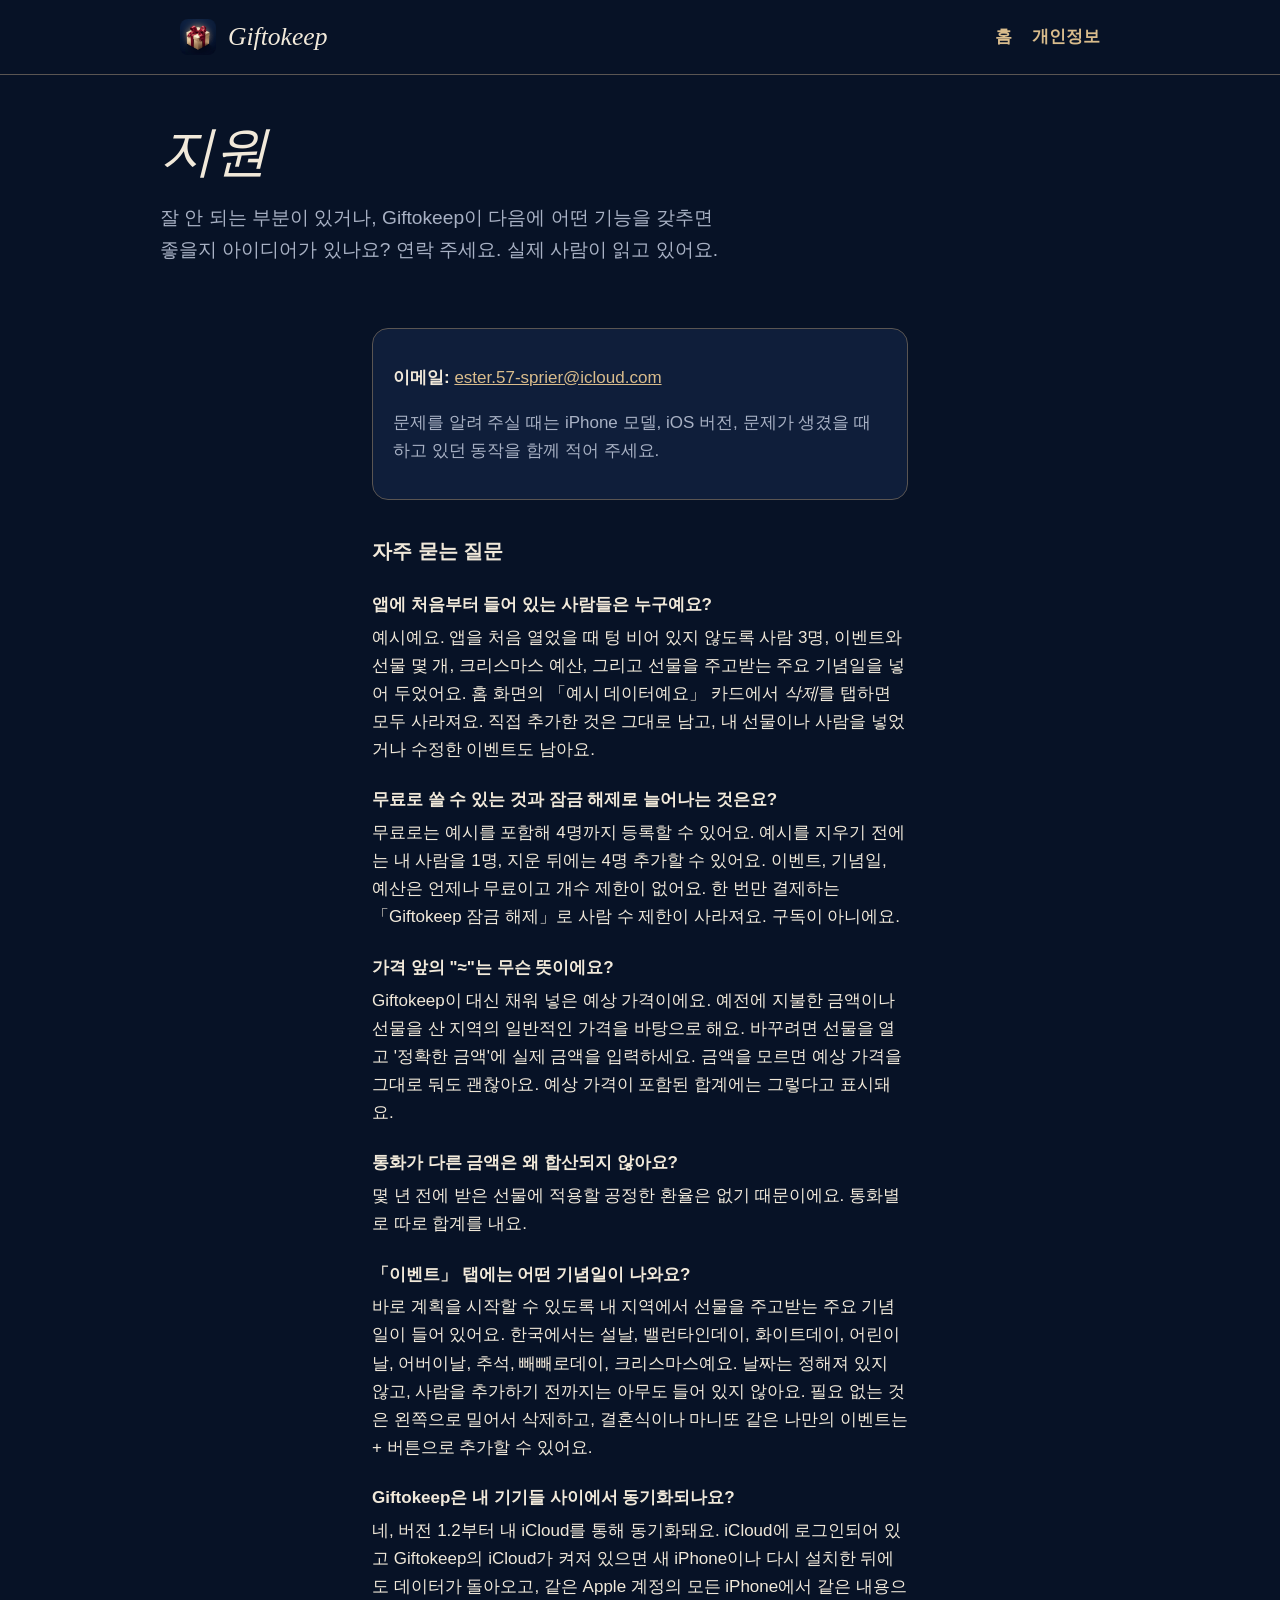
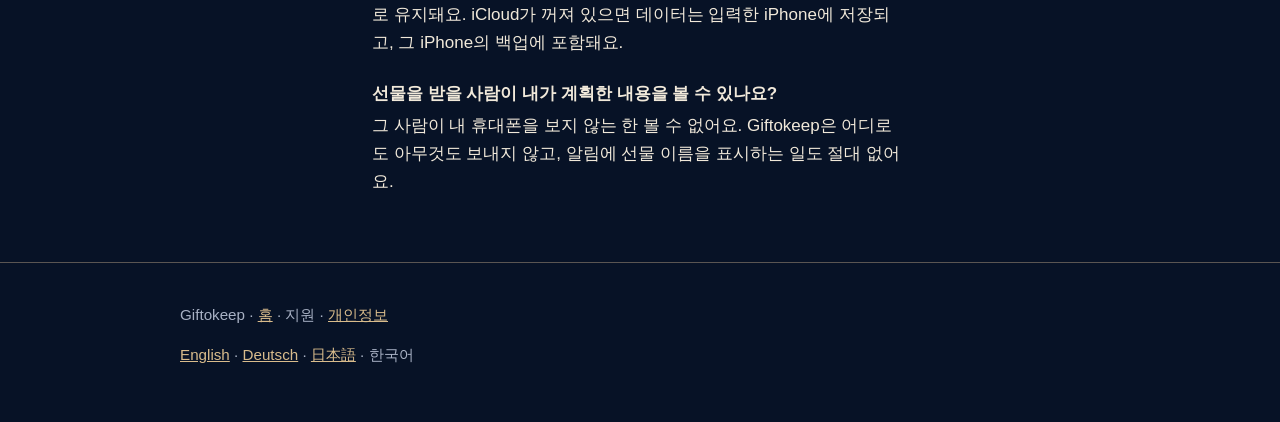
<file: docs/ko/support/index.html>
<!doctype html>
<html lang="ko">
<head>
<meta charset="utf-8">
<meta name="viewport" content="width=device-width, initial-scale=1">
<title>Giftokeep — 지원</title>
<meta name="description" content="선물 플래너 Giftokeep 지원: 문의처와 자주 묻는 질문.">
<link rel="stylesheet" href="../../style.css">
<link rel="alternate" hreflang="en" href="../../support/">
<link rel="alternate" hreflang="de" href="../../de/support/">
<link rel="alternate" hreflang="ja" href="../../ja/support/">
</head>
<body>
<header>
  <div class="wrap">
    <img src="../../img/icon.png" alt="">
    <a class="wordmark" href="../">Giftokeep</a>
    <nav><a href="../">홈</a><a href="../privacy/">개인정보</a></nav>
  </div>
</header>
<main>
  <div class="wrap hero">
    <h1>지원</h1>
    <p class="lede">잘 안 되는 부분이 있거나, Giftokeep이 다음에 어떤 기능을 갖추면 좋을지 아이디어가 있나요? 연락 주세요. 실제 사람이 읽고 있어요.</p>
  </div>
  <section>
    <div class="wrap prose">
      <div class="card">
        <p><strong>이메일:</strong> <a href="mailto:ester.57-sprier@icloud.com">ester.57-sprier@icloud.com</a></p>
        <p class="muted">문제를 알려 주실 때는 iPhone 모델, iOS 버전, 문제가 생겼을 때 하고 있던 동작을 함께 적어 주세요.</p>
      </div>

      <h2>자주 묻는 질문</h2>
      <dl>
        <dt>앱에 처음부터 들어 있는 사람들은 누구예요?</dt>
        <dd>예시예요. 앱을 처음 열었을 때 텅 비어 있지 않도록 사람 3명, 이벤트와 선물 몇 개, 크리스마스 예산, 그리고 선물을 주고받는 주요 기념일을 넣어 두었어요. 홈 화면의 「예시 데이터예요」 카드에서 <em>삭제</em>를 탭하면 모두 사라져요. 직접 추가한 것은 그대로 남고, 내 선물이나 사람을 넣었거나 수정한 이벤트도 남아요.</dd>

        <dt>무료로 쓸 수 있는 것과 잠금 해제로 늘어나는 것은요?</dt>
        <dd>무료로는 예시를 포함해 4명까지 등록할 수 있어요. 예시를 지우기 전에는 내 사람을 1명, 지운 뒤에는 4명 추가할 수 있어요. 이벤트, 기념일, 예산은 언제나 무료이고 개수 제한이 없어요. 한 번만 결제하는 「Giftokeep 잠금 해제」로 사람 수 제한이 사라져요. 구독이 아니에요.</dd>

        <dt>가격 앞의 "≈"는 무슨 뜻이에요?</dt>
        <dd>Giftokeep이 대신 채워 넣은 예상 가격이에요. 예전에 지불한 금액이나 선물을 산 지역의 일반적인 가격을 바탕으로 해요. 바꾸려면 선물을 열고 '정확한 금액'에 실제 금액을 입력하세요. 금액을 모르면 예상 가격을 그대로 둬도 괜찮아요. 예상 가격이 포함된 합계에는 그렇다고 표시돼요.</dd>

        <dt>통화가 다른 금액은 왜 합산되지 않아요?</dt>
        <dd>몇 년 전에 받은 선물에 적용할 공정한 환율은 없기 때문이에요. 통화별로 따로 합계를 내요.</dd>

        <dt>「이벤트」 탭에는 어떤 기념일이 나와요?</dt>
        <dd>바로 계획을 시작할 수 있도록 내 지역에서 선물을 주고받는 주요 기념일이 들어 있어요. 한국에서는 설날, 밸런타인데이, 화이트데이, 어린이날, 어버이날, 추석, 빼빼로데이, 크리스마스예요. 날짜는 정해져 있지 않고, 사람을 추가하기 전까지는 아무도 들어 있지 않아요. 필요 없는 것은 왼쪽으로 밀어서 삭제하고, 결혼식이나 마니또 같은 나만의 이벤트는 + 버튼으로 추가할 수 있어요.</dd>

        <dt>Giftokeep은 내 기기들 사이에서 동기화되나요?</dt>
        <dd>네, 버전 1.2부터 내 iCloud를 통해 동기화돼요. iCloud에 로그인되어 있고 Giftokeep의 iCloud가 켜져 있으면 새 iPhone이나 다시 설치한 뒤에도 데이터가 돌아오고, 같은 Apple 계정의 모든 iPhone에서 같은 내용으로 유지돼요. iCloud가 꺼져 있으면 데이터는 입력한 iPhone에 저장되고, 그 iPhone의 백업에 포함돼요.</dd>

        <dt>선물을 받을 사람이 내가 계획한 내용을 볼 수 있나요?</dt>
        <dd>그 사람이 내 휴대폰을 보지 않는 한 볼 수 없어요. Giftokeep은 어디로도 아무것도 보내지 않고, 알림에 선물 이름을 표시하는 일도 절대 없어요.</dd>
      </dl>
    </div>
  </section>
</main>
<footer>
  <div class="wrap">
    <p>Giftokeep · <a href="../">홈</a> · 지원 · <a href="../privacy/">개인정보</a></p>
    <p><a href="../../support/" hreflang="en">English</a> · <a href="../../de/support/" hreflang="de">Deutsch</a> · <a href="../../ja/support/" hreflang="ja">日本語</a> · 한국어</p>
  </div>
</footer>
</body>
</html>
</file>
<file: docs/style.css>
/* Gilt: the app's own palette, from its icon (a gold box with a burgundy ribbon on
   deep navy). Always dark, like the app. */
:root {
  color-scheme: dark;
  --ground: #071226; --raise: #0F1E3A; --rule: #5A5552;
  --ink: #F1E9DA; --muted: #A8B1C4; --brand: #D9BC8C; --gold: #F1DDBB;
  --measure: 36rem;
}
* { box-sizing: border-box; }
body { margin: 0; background: var(--ground); color: var(--ink);
  font: 17px/1.65 -apple-system, BlinkMacSystemFont, "SF Pro Text", "Helvetica Neue", sans-serif; -webkit-font-smoothing: antialiased; }
.wrap { max-width: 60rem; margin: 0 auto; padding: 0 1.25rem; }
header { border-bottom: 1px solid var(--rule); padding: 1rem 0; }
header .wrap { display: flex; align-items: center; gap: .75rem; flex-wrap: wrap; }
header img { width: 36px; height: 36px; border-radius: 8px; }
.wordmark { font-family: "Iowan Old Style", "Palatino", Georgia, serif; font-style: italic; font-size: 1.6rem; color: var(--ink); text-decoration: none; }
nav { margin-left: auto; display: flex; gap: 1.25rem; }
a { color: var(--brand); }
nav a { text-decoration: none; font-weight: 600; }
.hero { padding: 3rem 0 1.5rem; }
h1 { font-family: "Iowan Old Style", "Palatino", Georgia, serif; font-style: italic; font-weight: 400; font-size: clamp(2.2rem, 6vw, 3.4rem); line-height: 1.1; margin: 0 0 .75rem; }
h2 { font-size: 1.25rem; margin: 2.2rem 0 .5rem; }
.lede { font-size: 1.2rem; color: var(--muted); max-width: var(--measure); }
.prose { max-width: var(--measure); padding-bottom: 3rem; }
dt { font-weight: 700; margin-top: 1.4rem; }
dd { margin: .3rem 0 0; color: var(--ink); }
.card { background: var(--raise); border: 1px solid var(--rule); border-radius: 16px; padding: 1.1rem 1.25rem; margin: 1.2rem 0; }
.muted { color: var(--muted); }
footer { border-top: 1px solid var(--rule); padding: 1.5rem 0 2.5rem; color: var(--muted); font-size: .95rem; }
</file>
